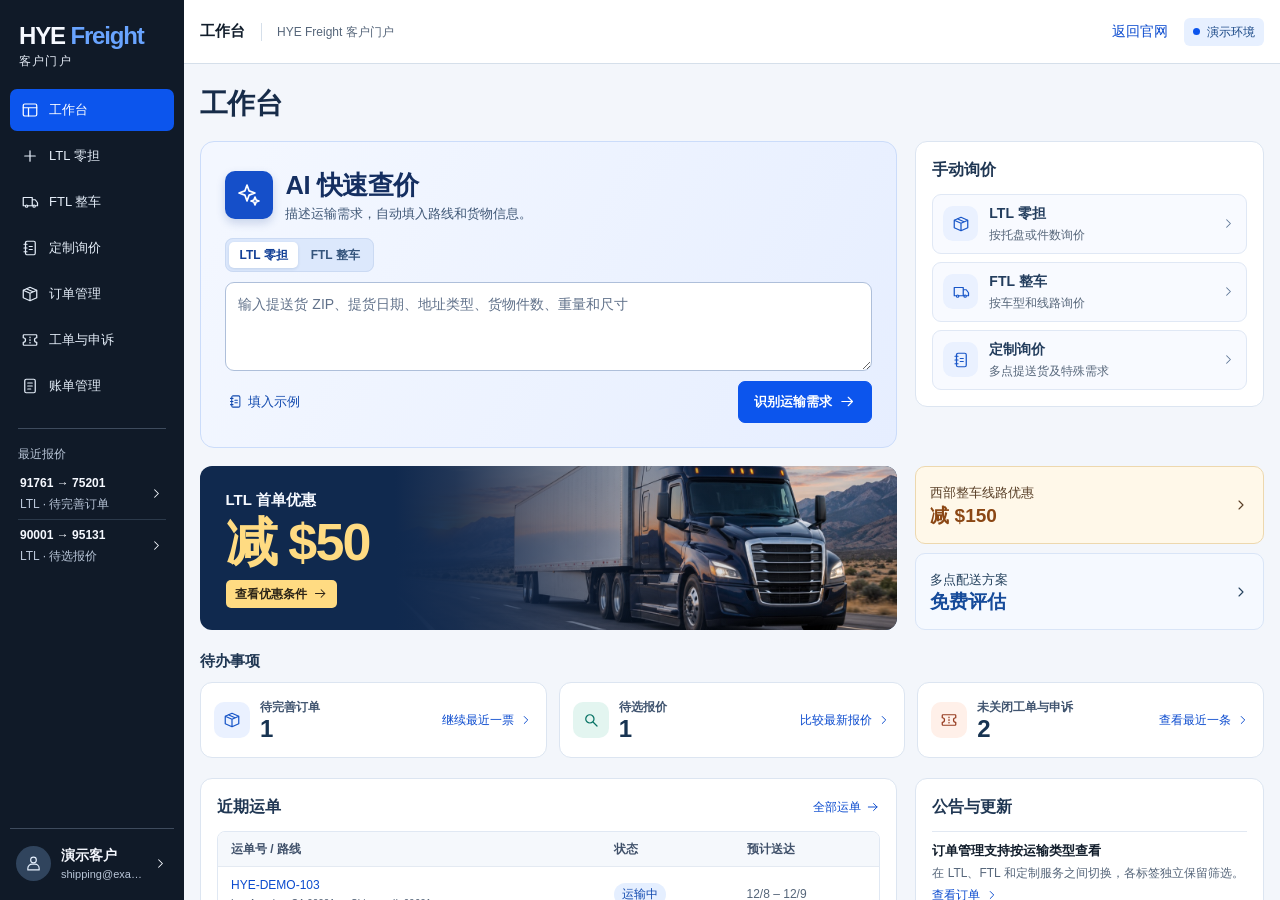
<file: oms/index.html>
<!doctype html>
<html lang="zh-CN">
<head>
  <meta charset="utf-8">
  <meta name="viewport" content="width=device-width, initial-scale=1">
  <meta name="theme-color" content="#101a28">
  <title>HYE Freight | 客户门户</title>
  <link rel="icon" href="data:image/svg+xml,%3Csvg xmlns='http://www.w3.org/2000/svg' viewBox='0 0 64 64'%3E%3Crect width='64' height='64' rx='12' fill='%230e56ef'/%3E%3Cpath d='M19 16h8v12h10V16h8v32h-8V36H27v12h-8z' fill='white'/%3E%3C/svg%3E">
  <link rel="stylesheet" href="../assets/leaflet/leaflet.css">
  <link rel="stylesheet" href="oms.css?v=dashboard-offers">
  <script defer src="../assets/leaflet/leaflet.js"></script>
  <script type="module" src="app.js?v=dashboard-offers"></script>
</head>
<body>
  <svg xmlns="http://www.w3.org/2000/svg" class="symbols" aria-hidden="true">
    <symbol id="dashboard" viewBox="0 0 24 24"><rect x="3" y="4" width="18" height="16" rx="2"/><path d="M3 9h18m-11 0v11"/></symbol>
    <symbol id="sparkles" viewBox="0 0 24 24"><path d="m10 2 2.1 5.9L18 10l-5.9 2.1L10 18l-2.1-5.9L2 10l5.9-2.1L10 2Zm8 12 1.1 2.9L22 18l-2.9 1.1L18 22l-1.1-2.9L14 18l2.9-1.1L18 14Z"/></symbol>
    <symbol id="plus" viewBox="0 0 24 24"><path d="M12 5v14M5 12h14"/></symbol>
    <symbol id="order" viewBox="0 0 24 24"><path d="m3 7 9-4 9 4v10l-9 4-9-4V7Zm0 0 9 4 9-4m-9 4v10m-5-16 9 4"/></symbol>
    <symbol id="ticket" viewBox="0 0 24 24"><path d="M4 5h16a1 1 0 0 1 1 1v3a3 3 0 0 0 0 6v3a1 1 0 0 1-1 1H4a1 1 0 0 1-1-1v-3a3 3 0 0 0 0-6V6a1 1 0 0 1 1-1Zm8 3v1m0 2.5v1m0 2.5v1"/></symbol>
    <symbol id="truck" viewBox="0 0 24 24"><path d="M6 17H3V6h12v11H9m6-8h4l3 4v4h-3m-4 0h1"/><circle cx="7.5" cy="17.5" r="1.5"/><circle cx="17.5" cy="17.5" r="1.5"/></symbol>
    <symbol id="bill" viewBox="0 0 24 24"><rect x="5" y="3" width="14" height="18" rx="2"/><path d="M9 8h6m-6 4h6m-6 4h4"/></symbol>
    <symbol id="user" viewBox="0 0 24 24"><circle cx="12" cy="7" r="4"/><path d="M4 21v-2a6 6 0 0 1 6-6h4a6 6 0 0 1 6 6v2H4Z"/></symbol>
    <symbol id="search" viewBox="0 0 24 24"><circle cx="10.5" cy="10.5" r="5.5"/><path d="m15 15 5 5"/></symbol>
    <symbol id="book" viewBox="0 0 24 24"><rect x="6" y="3" width="13" height="18" rx="2"/><path d="M4 7h4m-4 5h4m-4 5h4m3-7h4m-4 4h4"/></symbol>
    <symbol id="arrow" viewBox="0 0 24 24"><path d="M4 12h15m-6-6 6 6-6 6"/></symbol>
    <symbol id="chev" viewBox="0 0 24 24"><path d="m9 6 6 6-6 6"/></symbol>
    <symbol id="close" viewBox="0 0 24 24"><path d="m6 6 12 12m0-12L6 18"/></symbol>
    <symbol id="menu" viewBox="0 0 24 24"><path d="M4 6h16M4 12h16M4 18h16"/></symbol>
  </svg>
  <div class="shell">
    <aside class="sidebar" id="sidebar">
      <a class="brand" href="#dashboard" aria-label="HYE Freight · 工作台"><span>HYE <strong>Freight</strong></span><small>客户门户</small></a>
      <nav class="navigation" aria-label="客户门户导航">
        <a href="#dashboard" data-nav="dashboard"><svg class="icon" aria-hidden="true"><use href="#dashboard"/></svg>工作台</a>
        <a href="#quote" data-nav="quote"><svg class="icon" aria-hidden="true"><use href="#plus"/></svg>LTL 零担</a>
        <a href="#ftl" data-nav="ftl"><svg class="icon" aria-hidden="true"><use href="#truck"/></svg>FTL 整车</a>
        <a href="#custom" data-nav="custom"><svg class="icon" aria-hidden="true"><use href="#book"/></svg>定制询价</a>
        <a href="#orders" data-nav="orders"><svg class="icon" aria-hidden="true"><use href="#order"/></svg>订单管理</a>
        <a href="#tickets" data-nav="tickets"><svg class="icon" aria-hidden="true"><use href="#ticket"/></svg>工单与申诉</a>
        <a href="#billing" data-nav="billing"><svg class="icon" aria-hidden="true"><use href="#bill"/></svg>账单管理</a>
      </nav>
      <section class="recent" aria-labelledby="recent-heading">
        <h2 id="recent-heading">最近报价</h2>
        <div class="recent-scroll" tabindex="0" role="region" aria-labelledby="recent-heading">
          <ul id="recent-quotes"></ul>
        </div>
      </section>
      <a class="sidebar-account" href="#account" data-nav="account" aria-label="账号管理" title="账号管理">
        <span class="avatar"><svg class="icon" aria-hidden="true"><use href="#user"/></svg></span>
        <span class="account-label"><strong id="sidebar-contact">演示客户</strong><small id="sidebar-email">shipping@example.com</small></span>
        <svg class="icon account-chevron" aria-hidden="true"><use href="#chev"/></svg>
      </a>
    </aside>
    <div class="workspace">
      <header class="topbar">
        <div class="topbar-context">
          <button type="button" class="icon-button mobile-menu" id="menu-button" aria-label="打开导航" aria-controls="sidebar" aria-expanded="false"><svg class="icon" aria-hidden="true"><use href="#menu"/></svg></button>
          <div id="breadcrumb" class="breadcrumb">工作台</div>
          <nav id="custom-inquiry-nav" class="custom-top-tabs" aria-label="定制询价" hidden></nav>
          <span class="portal-label">HYE Freight 客户门户</span>
        </div>
        <div class="topbar-actions">
          <div id="workflow-action" hidden></div>
          <a class="link" href="../">返回官网</a>
          <span class="demo-label">演示环境</span>
        </div>
      </header>
      <button type="button" id="nav-shade" class="nav-shade" tabindex="-1" aria-label="关闭导航" hidden></button>
      <main id="workspace" class="page" tabindex="0"></main>
    </div>
  </div>
  <dialog id="dialog" class="dialog" aria-labelledby="dialog-title"></dialog>
  <dialog id="satellite-drawer" class="satellite-drawer" aria-labelledby="satellite-title">
    <header class="panel-head ruled">
      <h2 id="satellite-title" class="panel-title">卫星图预览</h2>
      <form method="dialog"><button class="icon-button" type="submit" aria-label="关闭卫星图" autofocus><svg class="icon" aria-hidden="true"><use href="#close"/></svg></button></form>
    </header>
    <div class="satellite-context">
      <div class="segmented" role="group" aria-label="切换地址">
        <button type="button" data-map-side="origin" aria-pressed="true">提货</button>
        <button type="button" data-map-side="destination" aria-pressed="false">送货</button>
      </div>
      <p class="satellite-address" data-map-address></p>
      <p class="note" data-map-status role="status"></p>
    </div>
    <div class="satellite-map-frame">
      <div class="satellite-map" role="region" aria-label="卫星图，可用方向键移动"></div>
      <div class="satellite-map-controls" role="group" aria-label="地图缩放与定位" hidden>
        <button type="button" class="icon-button" data-map-zoom="1" aria-label="放大">+</button>
        <button type="button" class="icon-button" data-map-zoom="-1" aria-label="缩小">−</button>
        <button type="button" class="btn small" data-map-reset>回到地址</button>
      </div>
      <p class="satellite-map-message" data-map-message role="status" hidden></p>
    </div>
    <footer class="satellite-credit note">
      <span data-map-level></span>
      <span><a href="https://basemap.nationalmap.gov/arcgis/rest/services/USGSImageryOnly/MapServer" target="_blank" rel="noopener noreferrer">USDA / USGS The National Map</a><a data-map-osm href="https://www.openstreetmap.org/copyright" target="_blank" rel="noopener noreferrer" hidden>© OpenStreetMap</a></span>
    </footer>
  </dialog>
  <div class="toast" id="toast" role="status" hidden></div>
  <div id="service-tooltip" class="service-tooltip" aria-hidden="true" hidden></div>
  <noscript>请启用 JavaScript 以使用 HYE Freight 客户门户。</noscript>
</body>
</html>
</file>
<file: assets/leaflet/leaflet.css>
/* required styles */

.leaflet-pane,
.leaflet-tile,
.leaflet-marker-icon,
.leaflet-marker-shadow,
.leaflet-tile-container,
.leaflet-pane > svg,
.leaflet-pane > canvas,
.leaflet-zoom-box,
.leaflet-image-layer,
.leaflet-layer {
	position: absolute;
	left: 0;
	top: 0;
	}
.leaflet-container {
	overflow: hidden;
	}
.leaflet-tile,
.leaflet-marker-icon,
.leaflet-marker-shadow {
	-webkit-user-select: none;
	   -moz-user-select: none;
	        user-select: none;
	  -webkit-user-drag: none;
	}
/* Prevents IE11 from highlighting tiles in blue */
.leaflet-tile::selection {
	background: transparent;
}
/* Safari renders non-retina tile on retina better with this, but Chrome is worse */
.leaflet-safari .leaflet-tile {
	image-rendering: -webkit-optimize-contrast;
	}
/* hack that prevents hw layers "stretching" when loading new tiles */
.leaflet-safari .leaflet-tile-container {
	width: 1600px;
	height: 1600px;
	-webkit-transform-origin: 0 0;
	}
.leaflet-marker-icon,
.leaflet-marker-shadow {
	display: block;
	}
/* .leaflet-container svg: reset svg max-width decleration shipped in Joomla! (joomla.org) 3.x */
/* .leaflet-container img: map is broken in FF if you have max-width: 100% on tiles */
.leaflet-container .leaflet-overlay-pane svg {
	max-width: none !important;
	max-height: none !important;
	}
.leaflet-container .leaflet-marker-pane img,
.leaflet-container .leaflet-shadow-pane img,
.leaflet-container .leaflet-tile-pane img,
.leaflet-container img.leaflet-image-layer,
.leaflet-container .leaflet-tile {
	max-width: none !important;
	max-height: none !important;
	width: auto;
	padding: 0;
	}

.leaflet-container img.leaflet-tile {
	/* See: https://bugs.chromium.org/p/chromium/issues/detail?id=600120 */
	mix-blend-mode: plus-lighter;
}

.leaflet-container.leaflet-touch-zoom {
	-ms-touch-action: pan-x pan-y;
	touch-action: pan-x pan-y;
	}
.leaflet-container.leaflet-touch-drag {
	-ms-touch-action: pinch-zoom;
	/* Fallback for FF which doesn't support pinch-zoom */
	touch-action: none;
	touch-action: pinch-zoom;
}
.leaflet-container.leaflet-touch-drag.leaflet-touch-zoom {
	-ms-touch-action: none;
	touch-action: none;
}
.leaflet-container {
	-webkit-tap-highlight-color: transparent;
}
.leaflet-container a {
	-webkit-tap-highlight-color: rgba(51, 181, 229, 0.4);
}
.leaflet-tile {
	filter: inherit;
	visibility: hidden;
	}
.leaflet-tile-loaded {
	visibility: inherit;
	}
.leaflet-zoom-box {
	width: 0;
	height: 0;
	-moz-box-sizing: border-box;
	     box-sizing: border-box;
	z-index: 800;
	}
/* workaround for https://bugzilla.mozilla.org/show_bug.cgi?id=888319 */
.leaflet-overlay-pane svg {
	-moz-user-select: none;
	}

.leaflet-pane         { z-index: 400; }

.leaflet-tile-pane    { z-index: 200; }
.leaflet-overlay-pane { z-index: 400; }
.leaflet-shadow-pane  { z-index: 500; }
.leaflet-marker-pane  { z-index: 600; }
.leaflet-tooltip-pane   { z-index: 650; }
.leaflet-popup-pane   { z-index: 700; }

.leaflet-map-pane canvas { z-index: 100; }
.leaflet-map-pane svg    { z-index: 200; }

.leaflet-vml-shape {
	width: 1px;
	height: 1px;
	}
.lvml {
	behavior: url(#default#VML);
	display: inline-block;
	position: absolute;
	}


/* control positioning */

.leaflet-control {
	position: relative;
	z-index: 800;
	pointer-events: visiblePainted; /* IE 9-10 doesn't have auto */
	pointer-events: auto;
	}
.leaflet-top,
.leaflet-bottom {
	position: absolute;
	z-index: 1000;
	pointer-events: none;
	}
.leaflet-top {
	top: 0;
	}
.leaflet-right {
	right: 0;
	}
.leaflet-bottom {
	bottom: 0;
	}
.leaflet-left {
	left: 0;
	}
.leaflet-control {
	float: left;
	clear: both;
	}
.leaflet-right .leaflet-control {
	float: right;
	}
.leaflet-top .leaflet-control {
	margin-top: 10px;
	}
.leaflet-bottom .leaflet-control {
	margin-bottom: 10px;
	}
.leaflet-left .leaflet-control {
	margin-left: 10px;
	}
.leaflet-right .leaflet-control {
	margin-right: 10px;
	}


/* zoom and fade animations */

.leaflet-fade-anim .leaflet-popup {
	opacity: 0;
	-webkit-transition: opacity 0.2s linear;
	   -moz-transition: opacity 0.2s linear;
	        transition: opacity 0.2s linear;
	}
.leaflet-fade-anim .leaflet-map-pane .leaflet-popup {
	opacity: 1;
	}
.leaflet-zoom-animated {
	-webkit-transform-origin: 0 0;
	    -ms-transform-origin: 0 0;
	        transform-origin: 0 0;
	}
svg.leaflet-zoom-animated {
	will-change: transform;
}

.leaflet-zoom-anim .leaflet-zoom-animated {
	-webkit-transition: -webkit-transform 0.25s cubic-bezier(0,0,0.25,1);
	   -moz-transition:    -moz-transform 0.25s cubic-bezier(0,0,0.25,1);
	        transition:         transform 0.25s cubic-bezier(0,0,0.25,1);
	}
.leaflet-zoom-anim .leaflet-tile,
.leaflet-pan-anim .leaflet-tile {
	-webkit-transition: none;
	   -moz-transition: none;
	        transition: none;
	}

.leaflet-zoom-anim .leaflet-zoom-hide {
	visibility: hidden;
	}


/* cursors */

.leaflet-interactive {
	cursor: pointer;
	}
.leaflet-grab {
	cursor: -webkit-grab;
	cursor:    -moz-grab;
	cursor:         grab;
	}
.leaflet-crosshair,
.leaflet-crosshair .leaflet-interactive {
	cursor: crosshair;
	}
.leaflet-popup-pane,
.leaflet-control {
	cursor: auto;
	}
.leaflet-dragging .leaflet-grab,
.leaflet-dragging .leaflet-grab .leaflet-interactive,
.leaflet-dragging .leaflet-marker-draggable {
	cursor: move;
	cursor: -webkit-grabbing;
	cursor:    -moz-grabbing;
	cursor:         grabbing;
	}

/* marker & overlays interactivity */
.leaflet-marker-icon,
.leaflet-marker-shadow,
.leaflet-image-layer,
.leaflet-pane > svg path,
.leaflet-tile-container {
	pointer-events: none;
	}

.leaflet-marker-icon.leaflet-interactive,
.leaflet-image-layer.leaflet-interactive,
.leaflet-pane > svg path.leaflet-interactive,
svg.leaflet-image-layer.leaflet-interactive path {
	pointer-events: visiblePainted; /* IE 9-10 doesn't have auto */
	pointer-events: auto;
	}

/* visual tweaks */

.leaflet-container {
	background: #ddd;
	outline-offset: 1px;
	}
.leaflet-container a {
	color: #0078A8;
	}
.leaflet-zoom-box {
	border: 2px dotted #38f;
	background: rgba(255,255,255,0.5);
	}


/* general typography */
.leaflet-container {
	font-family: "Helvetica Neue", Arial, Helvetica, sans-serif;
	font-size: 12px;
	font-size: 0.75rem;
	line-height: 1.5;
	}


/* general toolbar styles */

.leaflet-bar {
	box-shadow: 0 1px 5px rgba(0,0,0,0.65);
	border-radius: 4px;
	}
.leaflet-bar a {
	background-color: #fff;
	border-bottom: 1px solid #ccc;
	width: 26px;
	height: 26px;
	line-height: 26px;
	display: block;
	text-align: center;
	text-decoration: none;
	color: black;
	}
.leaflet-bar a,
.leaflet-control-layers-toggle {
	background-position: 50% 50%;
	background-repeat: no-repeat;
	display: block;
	}
.leaflet-bar a:hover,
.leaflet-bar a:focus {
	background-color: #f4f4f4;
	}
.leaflet-bar a:first-child {
	border-top-left-radius: 4px;
	border-top-right-radius: 4px;
	}
.leaflet-bar a:last-child {
	border-bottom-left-radius: 4px;
	border-bottom-right-radius: 4px;
	border-bottom: none;
	}
.leaflet-bar a.leaflet-disabled {
	cursor: default;
	background-color: #f4f4f4;
	color: #bbb;
	}

.leaflet-touch .leaflet-bar a {
	width: 30px;
	height: 30px;
	line-height: 30px;
	}
.leaflet-touch .leaflet-bar a:first-child {
	border-top-left-radius: 2px;
	border-top-right-radius: 2px;
	}
.leaflet-touch .leaflet-bar a:last-child {
	border-bottom-left-radius: 2px;
	border-bottom-right-radius: 2px;
	}

/* zoom control */

.leaflet-control-zoom-in,
.leaflet-control-zoom-out {
	font: bold 18px 'Lucida Console', Monaco, monospace;
	text-indent: 1px;
	}

.leaflet-touch .leaflet-control-zoom-in, .leaflet-touch .leaflet-control-zoom-out  {
	font-size: 22px;
	}


/* layers control */

.leaflet-control-layers {
	box-shadow: 0 1px 5px rgba(0,0,0,0.4);
	background: #fff;
	border-radius: 5px;
	}
.leaflet-control-layers-toggle {
	background-image: url(images/layers.png);
	width: 36px;
	height: 36px;
	}
.leaflet-retina .leaflet-control-layers-toggle {
	background-image: url(images/layers-2x.png);
	background-size: 26px 26px;
	}
.leaflet-touch .leaflet-control-layers-toggle {
	width: 44px;
	height: 44px;
	}
.leaflet-control-layers .leaflet-control-layers-list,
.leaflet-control-layers-expanded .leaflet-control-layers-toggle {
	display: none;
	}
.leaflet-control-layers-expanded .leaflet-control-layers-list {
	display: block;
	position: relative;
	}
.leaflet-control-layers-expanded {
	padding: 6px 10px 6px 6px;
	color: #333;
	background: #fff;
	}
.leaflet-control-layers-scrollbar {
	overflow-y: scroll;
	overflow-x: hidden;
	padding-right: 5px;
	}
.leaflet-control-layers-selector {
	margin-top: 2px;
	position: relative;
	top: 1px;
	}
.leaflet-control-layers label {
	display: block;
	font-size: 13px;
	font-size: 1.08333em;
	}
.leaflet-control-layers-separator {
	height: 0;
	border-top: 1px solid #ddd;
	margin: 5px -10px 5px -6px;
	}

/* Default icon URLs */
.leaflet-default-icon-path { /* used only in path-guessing heuristic, see L.Icon.Default */
	background-image: url(images/marker-icon.png);
	}


/* attribution and scale controls */

.leaflet-container .leaflet-control-attribution {
	background: #fff;
	background: rgba(255, 255, 255, 0.8);
	margin: 0;
	}
.leaflet-control-attribution,
.leaflet-control-scale-line {
	padding: 0 5px;
	color: #333;
	line-height: 1.4;
	}
.leaflet-control-attribution a {
	text-decoration: none;
	}
.leaflet-control-attribution a:hover,
.leaflet-control-attribution a:focus {
	text-decoration: underline;
	}
.leaflet-attribution-flag {
	display: inline !important;
	vertical-align: baseline !important;
	width: 1em;
	height: 0.6669em;
	}
.leaflet-left .leaflet-control-scale {
	margin-left: 5px;
	}
.leaflet-bottom .leaflet-control-scale {
	margin-bottom: 5px;
	}
.leaflet-control-scale-line {
	border: 2px solid #777;
	border-top: none;
	line-height: 1.1;
	padding: 2px 5px 1px;
	white-space: nowrap;
	-moz-box-sizing: border-box;
	     box-sizing: border-box;
	background: rgba(255, 255, 255, 0.8);
	text-shadow: 1px 1px #fff;
	}
.leaflet-control-scale-line:not(:first-child) {
	border-top: 2px solid #777;
	border-bottom: none;
	margin-top: -2px;
	}
.leaflet-control-scale-line:not(:first-child):not(:last-child) {
	border-bottom: 2px solid #777;
	}

.leaflet-touch .leaflet-control-attribution,
.leaflet-touch .leaflet-control-layers,
.leaflet-touch .leaflet-bar {
	box-shadow: none;
	}
.leaflet-touch .leaflet-control-layers,
.leaflet-touch .leaflet-bar {
	border: 2px solid rgba(0,0,0,0.2);
	background-clip: padding-box;
	}


/* popup */

.leaflet-popup {
	position: absolute;
	text-align: center;
	margin-bottom: 20px;
	}
.leaflet-popup-content-wrapper {
	padding: 1px;
	text-align: left;
	border-radius: 12px;
	}
.leaflet-popup-content {
	margin: 13px 24px 13px 20px;
	line-height: 1.3;
	font-size: 13px;
	font-size: 1.08333em;
	min-height: 1px;
	}
.leaflet-popup-content p {
	margin: 17px 0;
	margin: 1.3em 0;
	}
.leaflet-popup-tip-container {
	width: 40px;
	height: 20px;
	position: absolute;
	left: 50%;
	margin-top: -1px;
	margin-left: -20px;
	overflow: hidden;
	pointer-events: none;
	}
.leaflet-popup-tip {
	width: 17px;
	height: 17px;
	padding: 1px;

	margin: -10px auto 0;
	pointer-events: auto;

	-webkit-transform: rotate(45deg);
	   -moz-transform: rotate(45deg);
	    -ms-transform: rotate(45deg);
	        transform: rotate(45deg);
	}
.leaflet-popup-content-wrapper,
.leaflet-popup-tip {
	background: white;
	color: #333;
	box-shadow: 0 3px 14px rgba(0,0,0,0.4);
	}
.leaflet-container a.leaflet-popup-close-button {
	position: absolute;
	top: 0;
	right: 0;
	border: none;
	text-align: center;
	width: 24px;
	height: 24px;
	font: 16px/24px Tahoma, Verdana, sans-serif;
	color: #757575;
	text-decoration: none;
	background: transparent;
	}
.leaflet-container a.leaflet-popup-close-button:hover,
.leaflet-container a.leaflet-popup-close-button:focus {
	color: #585858;
	}
.leaflet-popup-scrolled {
	overflow: auto;
	}

.leaflet-oldie .leaflet-popup-content-wrapper {
	-ms-zoom: 1;
	}
.leaflet-oldie .leaflet-popup-tip {
	width: 24px;
	margin: 0 auto;

	-ms-filter: "progid:DXImageTransform.Microsoft.Matrix(M11=0.70710678, M12=0.70710678, M21=-0.70710678, M22=0.70710678)";
	filter: progid:DXImageTransform.Microsoft.Matrix(M11=0.70710678, M12=0.70710678, M21=-0.70710678, M22=0.70710678);
	}

.leaflet-oldie .leaflet-control-zoom,
.leaflet-oldie .leaflet-control-layers,
.leaflet-oldie .leaflet-popup-content-wrapper,
.leaflet-oldie .leaflet-popup-tip {
	border: 1px solid #999;
	}


/* div icon */

.leaflet-div-icon {
	background: #fff;
	border: 1px solid #666;
	}


/* Tooltip */
/* Base styles for the element that has a tooltip */
.leaflet-tooltip {
	position: absolute;
	padding: 6px;
	background-color: #fff;
	border: 1px solid #fff;
	border-radius: 3px;
	color: #222;
	white-space: nowrap;
	-webkit-user-select: none;
	-moz-user-select: none;
	-ms-user-select: none;
	user-select: none;
	pointer-events: none;
	box-shadow: 0 1px 3px rgba(0,0,0,0.4);
	}
.leaflet-tooltip.leaflet-interactive {
	cursor: pointer;
	pointer-events: auto;
	}
.leaflet-tooltip-top:before,
.leaflet-tooltip-bottom:before,
.leaflet-tooltip-left:before,
.leaflet-tooltip-right:before {
	position: absolute;
	pointer-events: none;
	border: 6px solid transparent;
	background: transparent;
	content: "";
	}

/* Directions */

.leaflet-tooltip-bottom {
	margin-top: 6px;
}
.leaflet-tooltip-top {
	margin-top: -6px;
}
.leaflet-tooltip-bottom:before,
.leaflet-tooltip-top:before {
	left: 50%;
	margin-left: -6px;
	}
.leaflet-tooltip-top:before {
	bottom: 0;
	margin-bottom: -12px;
	border-top-color: #fff;
	}
.leaflet-tooltip-bottom:before {
	top: 0;
	margin-top: -12px;
	margin-left: -6px;
	border-bottom-color: #fff;
	}
.leaflet-tooltip-left {
	margin-left: -6px;
}
.leaflet-tooltip-right {
	margin-left: 6px;
}
.leaflet-tooltip-left:before,
.leaflet-tooltip-right:before {
	top: 50%;
	margin-top: -6px;
	}
.leaflet-tooltip-left:before {
	right: 0;
	margin-right: -12px;
	border-left-color: #fff;
	}
.leaflet-tooltip-right:before {
	left: 0;
	margin-left: -12px;
	border-right-color: #fff;
	}

/* Printing */

@media print {
	/* Prevent printers from removing background-images of controls. */
	.leaflet-control {
		-webkit-print-color-adjust: exact;
		print-color-adjust: exact;
		}
	}
</file>
<file: oms/oms.css>
:root {
  color-scheme: light;
  font: 14px/1.5 Inter, -apple-system, BlinkMacSystemFont, "PingFang SC", "Microsoft YaHei", "Noto Sans CJK SC", sans-serif;
  --ink: #111d2b;
  --muted: #56667a;
  --surface: #fff;
  --canvas: #edf2f7;
  --border: #d5dfea;
  --field-border: #bac8d9;
  --blue: #0c55ed;
  --blue-hover: #0646cf;
  --sidebar: #101a28;
  --radius: 10px;
  color: var(--ink);
  background: var(--canvas);
  overscroll-behavior: none;
}
*, *::before, *::after { box-sizing: border-box; }
[hidden] { display: none !important; }
body { margin: 0; overflow: hidden; }
h1, h2, h3, p, ol, ul, dl, dd { margin: 0; }
a { color: inherit; text-decoration: none; }
b, strong { font-weight: 600; }
button, input, select, textarea { font: inherit; }
button { cursor: pointer; }
button:disabled { cursor: default; }
:focus-visible { outline: 3px solid #6fa1ff; outline-offset: 3px; }
.symbols { position: absolute; width: 0; height: 0; overflow: hidden; }
.icon { width: 20px; height: 20px; flex: none; fill: none; stroke: currentColor; stroke-width: 1.65; stroke-linecap: round; stroke-linejoin: round; vertical-align: middle; }
.sr-only { position: absolute; width: 1px; height: 1px; margin: -1px; padding: 0; overflow: hidden; clip-path: inset(50%); white-space: nowrap; border: 0; }

.shell { --sidebar-width: 184px; display: grid; grid-template-columns: var(--sidebar-width) minmax(0, 1fr); height: 100dvh; }
.sidebar { min-height: 0; overflow: clip; display: flex; flex-direction: column; gap: 21px; padding: 23px 10px 14px; background: var(--sidebar); color: #f6f9ff; }
.sidebar > :is(.brand, .navigation, .sidebar-account) { flex: none; }
.brand { display: grid; width: fit-content; margin-left: 9px; line-height: 1.08; }
.brand > span { font-size: 24px; font-weight: 700; letter-spacing: -.048em; white-space: nowrap; }
.brand strong { color: #69a4ff; font-weight: inherit; }
.brand small { margin-top: 6px; color: #e5ecf6; font-size: 12px; font-weight: 500; letter-spacing: .1em; }
.navigation { display: grid; gap: 4px; }
.navigation a { display: flex; align-items: center; gap: 10px; min-height: 42px; padding: 8px 11px; border-radius: 7px; color: #e4edf8; font-size: 13px; font-weight: 500; }
.navigation a .icon { width: 18px; height: 18px; }
.navigation a:hover, .sidebar-account:hover, .sidebar-account[aria-current] { background: #ffffff12; }
.navigation a[aria-current] { background: var(--blue); color: white; }
.recent { flex: 1 1 0; display: flex; flex-direction: column; min-height: 0; margin: 0 8px; border-top: 1px solid #3e4b5d; padding-top: 16px; }
.recent h2 { flex: none; font-size: 12px; color: #b9c6d8; font-weight: 500; margin-bottom: 5px; }
.recent-scroll { flex: 1; min-height: 0; overflow: hidden auto; overscroll-behavior-y: contain; scrollbar-width: thin; scrollbar-color: #566a85 transparent; }
.recent-scroll:focus-visible, .recent-scroll a:focus-visible { outline-offset: -3px; }
.recent ul { padding: 0; list-style: none; }
.recent li + li { border-top: 1px solid #2b394a; }
.recent li a { display: grid; grid-template-columns: minmax(0, 1fr) auto; align-items: center; gap: 3px 6px; min-height: 48px; padding: 6px 2px; }
.recent li a:hover { color: #9ac1ff; }
.recent li b { font-size: 12px; font-weight: 600; font-variant-numeric: tabular-nums; }
.recent li small { font-size: 12px; color: #b9c6d8; grid-column: 1; }
.recent li .icon { width: 15px; height: 15px; grid-row: 1 / 3; grid-column: 2; }
.recent-empty { padding: 10px 2px; color: #b9c6d8; font-size: 12px; }
.sidebar-account { margin-top: auto; display: flex; align-items: center; gap: 10px; border-top: 1px solid #3e4b5d; padding: 16px 6px 4px; min-width: 0; }
.avatar { display: grid; place-items: center; width: 35px; height: 35px; flex: none; border-radius: 50%; background: #30445d; color: #e6f0fe; }
.avatar .icon { width: 17px; height: 17px; }
.account-label { display: grid; min-width: 0; flex: 1; }
.account-label :is(strong, small) { white-space: nowrap; text-overflow: ellipsis; overflow: hidden; }
.account-label small { color: #b9c6d8; font-size: 11px; }
.account-chevron { width: 15px; height: 15px; }
@media (max-height: 700px) {
  .sidebar { gap: 12px; padding-block: 14px 10px; }
  .navigation a { min-height: 36px; padding-block: 5px; }
  .recent { padding-top: 9px; }
  .sidebar-account { padding-top: 9px; }
}
@media (max-height: 520px) {
  .sidebar { gap: 7px; padding-block: 8px; }
  .brand > span { font-size: 20px; }
  .brand small { margin-top: 3px; }
  .navigation { gap: 2px; }
  .navigation a { min-height: 29px; padding-block: 3px; }
  .recent { padding-top: 5px; }
  .recent h2 { margin-bottom: 2px; }
  .sidebar-account { padding-block: 5px 0; }
  .sidebar-account .avatar { width: 30px; height: 30px; }
}
@media (max-height: 385px) {
  .navigation { grid-template-columns: repeat(2, minmax(0, 1fr)); }
  .navigation a { gap: 3px; padding-inline: 4px; font-size: 11px; white-space: nowrap; }
  .navigation a .icon { width: 13px; height: 13px; }
}

.workspace { min-width: 0; min-height: 0; display: grid; grid-template-rows: auto minmax(0, 1fr); --page-gutter: 16px; }
.topbar { position: relative; z-index: 4; min-height: 64px; display: flex; align-items: center; justify-content: space-between; gap: 12px; padding: 9px var(--page-gutter); background: white; border-bottom: 1px solid var(--border); }
.topbar-context, .topbar-actions { display: flex; align-items: center; gap: 16px; }
.breadcrumb { display: flex; align-items: center; min-width: 0; gap: 13px; font-size: 15px; font-weight: 600; }
.flow-title { flex: none; padding-right: 13px; border-right: 1px solid var(--border); white-space: nowrap; }
.flow-crumbs, .flow-crumbs li { display: flex; align-items: center; gap: 6px; }
.flow-crumbs { margin: 0; padding: 0; list-style: none; font-size: 13px; font-weight: 500; white-space: nowrap; }
.flow-crumbs .icon { width: 14px; height: 14px; color: #8c9bb0; }
.flow-crumbs a { color: #53667c; }
.flow-crumbs a:hover { color: var(--blue); text-decoration: underline; text-underline-offset: 3px; }
.flow-crumbs [aria-current="step"] { color: #0b4bd4; font-weight: 600; }
.flow-pending { color: #68798e; }
.breadcrumb:has(.workflow-quote-number) { flex-wrap: wrap; row-gap: 3px; }
.workflow-quote-number { display: inline-flex; align-items: baseline; gap: 6px; padding-left: 13px; border-left: 1px solid var(--border); color: var(--muted); font-size: 12px; font-weight: 500; white-space: nowrap; }
.workflow-quote-number strong { color: #203853; font-variant-numeric: tabular-nums; user-select: all; }
.workflow-active .portal-label { display: none; }
.portal-label { color: var(--muted); padding-left: 15px; border-left: 1px solid var(--border); font-size: 12px; }
.topbar-actions { white-space: nowrap; }
.demo-label { display: inline-flex; align-items: center; gap: 7px; border-radius: 6px; padding: 5px 9px; color: #174685; background: #e7f0ff; font-size: 12px; font-weight: 500; }
.demo-label::before { content: ""; width: 7px; height: 7px; background: var(--blue); border-radius: 100%; }
.mobile-menu, .nav-shade { display: none !important; }

.page { min-height: 0; overflow: hidden auto; overscroll-behavior: none; padding: 31px max(var(--page-gutter), calc((100% - 1420px) / 2 + var(--page-gutter))) 46px; }
.page:focus-visible { outline-offset: -3px; }
.workflow-active .page { padding: 20px var(--page-gutter) 46px; }
.page:has(> :is(.management-tools, .dashboard, .custom-quote)) { padding-inline: var(--page-gutter); }
.page:has(> .management-tools) { padding-top: 16px; }
.page:has(> .dashboard) { padding-block: 24px 40px; background: #f3f6fb; }
.dashboard {
  container: dashboard / inline-size;
  display: grid;
  gap: clamp(16px, 2.1vw, 20px);
  max-width: 1360px;
  margin-inline: auto;
}
.dashboard .page-head { margin: 0; }
.dashboard .page-head h1 { color: #172c49; font-size: clamp(23px, 2.6cqi, 30px); letter-spacing: -.025em; }
.dashboard-columns { display: grid; grid-template-columns: minmax(0, 2fr) minmax(260px, 1fr); align-items: start; gap: 18px; }
.dashboard-top { grid-template-areas: "assistant shortcuts" "offers offers"; }
.dashboard-assistant { grid-area: assistant; }
.dashboard-shortcuts { grid-area: shortcuts; }
.dashboard-section, .dashboard-task {
  min-width: 0;
  border: 1px solid #dce5f1;
  border-radius: 12px;
  background: var(--surface);
}
.dashboard-section { padding: 16px; }
.dashboard-section .subhead, .dashboard-tasks-title { color: #203753; font-size: 16px; }
.dashboard-section > .panel-head, .dashboard-updates > h2 { margin-bottom: 12px; }
.dashboard-section .link { font-size: 12px; }
.dashboard-section .link .icon, .dashboard-task .link .icon { width: 14px; height: 14px; }

.dashboard-assistant {
  display: grid;
  gap: 14px;
  min-width: 0;
  padding: clamp(16px, 2.3cqi, 26px);
  border: 1px solid #cbdcfa;
  border-radius: 14px;
  background: linear-gradient(118deg, #f3f7ff 7%, #e6eeff 100%);
}
.dashboard-assistant-head { display: flex; align-items: center; gap: 12px; }
.dashboard-assistant-head h2 { color: #152f61; font-size: clamp(20px, 2.4cqi, 26px); letter-spacing: -.02em; }
.dashboard-assistant-head p { color: #3e5675; font-size: 13px; }
.dashboard-assistant-icon, .dashboard-shortcut-icon, .dashboard-task-icon {
  display: grid;
  flex: none;
  place-items: center;
  border-radius: 10px;
  background: #eaf1ff;
  color: #1856c8;
}
.dashboard-assistant-icon { width: 48px; height: 48px; background: #154fc9; color: #fff; box-shadow: 0 4px 10px #193f9233; }
.dashboard-assistant-icon .icon { width: 24px; height: 24px; }
#dashboard-quote-form { display: grid; gap: 10px; }
.dashboard-mode { display: flex; gap: 3px; width: fit-content; margin: 0; padding: 3px; border: 1px solid #cbdaf3; border-radius: 8px; background: #dce8fc; }
.dashboard-mode label { position: relative; cursor: pointer; }
.dashboard-mode span { display: block; padding: 4px 10px; border-radius: 5px; color: #34547c; font-size: 12px; font-weight: 600; white-space: nowrap; }
.dashboard-mode :checked + span { background: white; color: #123f96; box-shadow: 0 1px 3px #244b7e26; }
.dashboard-mode :focus-visible + span { outline: 2px solid #4178da; outline-offset: 2px; }
#dashboard-quote-form textarea {
  width: 100%;
  min-height: 82px;
  max-height: 270px;
  padding: 11px 12px;
  resize: vertical;
  border: 1px solid #aebfda;
  border-radius: 9px;
  background: white;
  color: var(--ink);
  line-height: 1.55;
}
#dashboard-quote-form textarea::placeholder { color: #60718a; }
.dashboard-assistant-actions { display: flex; align-items: center; justify-content: space-between; flex-wrap: wrap; gap: 8px 12px; }
.dashboard-assistant-actions .link { min-height: 36px; padding-inline: 3px; color: #124aaf; font-size: 13px; }
.dashboard-assistant-actions .link .icon { width: 15px; height: 15px; }
.dashboard-assistant .assistant-result { background: white; }
.dashboard-assistant .assistant-result .actions { flex-wrap: wrap; }

.dashboard-shortcuts { display: grid; align-content: start; gap: 12px; }
.dashboard-shortcuts ul, .dashboard-tasks, .dashboard-updates ul, .dashboard-campaigns { padding: 0; list-style: none; }
.dashboard-shortcuts ul { display: grid; gap: 8px; }
.dashboard-shortcuts a { display: flex; align-items: center; gap: 11px; min-height: 60px; padding: 8px 10px; border: 1px solid #e0e8f5; border-radius: 9px; background: #f8faff; color: #233d5d; }
.dashboard-shortcuts a:hover { border-color: #adc6f4; background: #eff5ff; color: #124aaf; }
.dashboard-shortcut-icon { width: 35px; height: 35px; }
.dashboard-shortcut-icon .icon, .dashboard-task-icon .icon { width: 18px; height: 18px; }
.dashboard-shortcuts a > span:nth-child(2) { flex: 1; }
.dashboard-shortcuts a > .icon { width: 15px; height: 15px; color: #607798; }
.dashboard-shortcuts small { display: block; margin-top: 2px; color: var(--muted); font-size: 12px; }

.dashboard-tasks-title { margin-bottom: 9px; }
.dashboard-tasks { display: grid; grid-template-columns: repeat(3, minmax(0, 1fr)); gap: 12px; }
.dashboard-task { display: flex; align-items: center; gap: 10px; min-height: 76px; padding: 11px 13px; }
.dashboard-task-icon { width: 36px; height: 36px; }
.dashboard-task:nth-child(2) .dashboard-task-icon { color: #087365; background: #e3f5f0; }
.dashboard-task:nth-child(3) .dashboard-task-icon { color: #973c21; background: #fff0e9; }
.dashboard-task h3 { color: #415570; font-size: 12px; font-weight: 600; }
.dashboard-task-value { color: #183452; font-size: 24px; line-height: 1.1; font-weight: 650; font-variant-numeric: tabular-nums; }
.dashboard-task .link { margin-inline-start: auto; font-size: 12px; }

.dashboard-table { overflow: auto; border: 1px solid #e0e8f3; border-radius: 8px; }
.dashboard-table th { border-top: 0; padding-block: 8px; background: #f5f8fc; }
.dashboard-table td { padding-block: 10px; }
.dashboard-table tbody tr:last-child td { border-bottom: 0; }
.dashboard-table td:first-child { overflow-wrap: anywhere; }
.dashboard-table td:first-child .link { white-space: normal; }
.dashboard-arrival { white-space: nowrap; color: var(--muted); }
.dashboard-updates li { display: grid; gap: 4px; padding-block: 9px; border-top: 1px solid #e1e8f2; }
.dashboard-updates li:last-child { padding-bottom: 0; }
.dashboard-updates h3 { font-size: 13px; font-weight: 600; }
.dashboard-updates p { font-size: 12px; color: var(--muted); }
.dashboard-updates .link { justify-self: start; }
.dashboard-offers { grid-area: offers; display: grid; grid-template-columns: minmax(0, 2fr) minmax(260px, 1fr); gap: 18px; }
.dashboard-feature {
  position: relative;
  isolation: isolate;
  display: flex;
  align-items: center;
  min-width: 0;
  min-height: 164px;
  padding: 16px clamp(16px, 2.4cqi, 32px);
  overflow: hidden;
  border: 0;
  border-radius: 12px;
  background: #10294e;
  color: white;
  text-align: left;
}
.dashboard-feature img, .dashboard-feature::after { position: absolute; inset: 0 0 0 auto; width: 72%; height: 100%; }
.dashboard-feature img { z-index: -2; object-fit: cover; object-position: center 55%; }
.dashboard-feature::after { z-index: -1; content: ""; background: linear-gradient(90deg, #10294e, #10294ee8 12%, #10294e5e 45%, transparent 78%); }
.dashboard-feature-copy { display: grid; justify-items: start; gap: 5px; }
.dashboard-feature-title { color: #f6f9ff; font-size: 15px; font-weight: 600; }
.dashboard-feature-copy > strong { color: #ffdb82; font-size: clamp(32px, 5cqi, 52px); line-height: 1.03; letter-spacing: -.035em; }
.dashboard-feature-action { display: inline-flex; align-items: center; gap: 6px; margin-top: 5px; padding: 5px 9px; border-radius: 5px; background: #ffdb82; color: #2d2518; font-size: 12px; font-weight: 650; }
.dashboard-feature-action .icon { width: 15px; height: 15px; }
.dashboard-feature:hover .dashboard-feature-action { background: #ffe9b2; }

.dashboard-campaigns { display: grid; grid-template-rows: repeat(2, minmax(0, 1fr)); gap: 9px; }
.campaign-entry { display: flex; align-items: center; justify-content: space-between; gap: 8px; width: 100%; height: 100%; min-height: 66px; padding: 9px 14px; border: 1px solid #d9e5f7; border-radius: 10px; background: #f5f9ff; color: #26435f; text-align: left; }
.campaign-entry > span { display: grid; gap: 2px; font-size: 13px; }
.campaign-entry strong { color: #164b9a; font-size: 19px; line-height: 1.2; }
.campaign-entry .icon { width: 16px; height: 16px; }
.campaign-entry:hover { border-color: #a8bfe4; background: #eaf2ff; }
.campaign-entry[data-id="ftl-west"] { border-color: #edd8ae; background: #fff8e9; color: #583e26; }
.campaign-entry[data-id="ftl-west"] strong { color: #8b4714; }
.campaign-entry[data-id="ftl-west"]:hover { border-color: #d5ad68; background: #fff1d2; }
.campaign-offer { color: #124aaf; font-size: 13px; font-weight: 650; white-space: nowrap; }
.campaign-details { display: grid; gap: 14px; }
.campaign-details > .campaign-offer { justify-self: start; padding: 5px 10px; border-radius: 6px; background: #e9f2ff; font-size: 19px; }
.campaign-details ul { display: grid; gap: 5px; padding-inline-start: 20px; margin-top: 5px; font-size: 13px; }

@container dashboard (max-width: 965px) {
  .dashboard-task { flex-wrap: wrap; gap: 6px 10px; }
  .dashboard-task .link { flex-basis: 100%; margin-inline-start: 46px; }
}
@container dashboard (max-width: 710px) {
  .dashboard-columns { grid-template-columns: minmax(0, 1fr); gap: 14px; }
  .dashboard-top { grid-template-areas: "assistant" "offers" "shortcuts"; }
  .dashboard-offers { grid-template-columns: minmax(0, 1fr); gap: 12px; }
  .dashboard-campaigns { grid-template-columns: repeat(2, minmax(0, 1fr)); grid-template-rows: auto; }
}
@container dashboard (max-width: 460px) {
  .dashboard-section { padding: 12px; }
  .dashboard-feature { min-height: 143px; }
  .dashboard-feature img, .dashboard-feature::after { width: 84%; }
  .dashboard-feature img { object-position: 62% center; }
  .dashboard-feature::after { background: linear-gradient(90deg, #10294e, #10294eba 29%, transparent 82%); }
  .campaign-entry { padding-inline: 9px; }
  .dashboard-tasks { grid-template-columns: minmax(0, 1fr); gap: 7px; }
  .dashboard-task { min-height: 57px; padding: 8px 10px; }
  .dashboard-task .link { flex-basis: auto; margin-inline-start: auto; }
  .dashboard-task-value { font-size: 20px; }
  .dashboard-table :is(td, th) { padding-inline: 7px; }
  .dashboard-table .status { padding-inline: 5px; }
}
.page:has(> .custom-quote) { padding-top: 20px; }
.custom-quote { container: custom-quote / inline-size; }
.custom-quote, #custom-quote-form { gap: 14px; }
.custom-example-short { display: none; }
@media (max-width: 360px) {
  .custom-example-full { display: none; }
  .custom-example-short { display: inline; }
}
.custom-quote-fields { margin-top: 12px; }
.custom-stop-fields, .custom-contact-fields { display: grid; grid-template-columns: repeat(3, minmax(0, 1fr)); gap: 8px 10px; }
.custom-stop-fields { margin-block: 10px; }
.custom-stop-columns { align-items: start; }
.custom-stops-group, .custom-stops-list { display: grid; gap: 10px; min-width: 0; }
.custom-stops-group > .panel-head { padding: 0 2px; }
.custom-stops-group > .panel-head .btn { min-height: 32px; padding: 5px 9px; font-size: 12px; }
.custom-stop .custom-stop-fields { grid-template-columns: repeat(2, minmax(0, 1fr)); }
.custom-stop .overview-pin, .custom-route-points .overview-pin, .custom-stop-columns .review-stop .overview-pin { width: 25px; height: 25px; font-size: 10px; }
.custom-stop .stop-panel-head { gap: 7px; }
.custom-stop .stop-heading::before { content: none; }
.custom-stop-actions { display: flex; align-items: center; gap: 3px; margin-inline-start: auto; }
.custom-stop-actions .icon-button { width: 25px; height: 27px; border-color: transparent; background: transparent; font-size: 16px; }
.custom-stop-actions .icon-button:disabled { opacity: .3; }
.custom-stop-actions .icon { width: 14px; height: 14px; }
.custom-stop-cargo { display: grid; gap: 5px; margin-top: 10px; padding-top: 9px; border-top: 1px solid var(--border); font-size: 12px; }
.custom-stop-cargo > .panel-head { align-items: baseline; flex-wrap: wrap; gap: 3px 8px; }
.custom-stop-cargo > .panel-head > strong { font-size: 12px; font-weight: 500; color: #334e6d; }
.custom-stop-cargo ul { display: grid; gap: 4px; padding: 0; list-style: none; }
.custom-stop-cargo li { display: flex; justify-content: space-between; gap: 10px; min-width: 0; }
.custom-stop-cargo li > span { overflow: hidden; text-overflow: ellipsis; white-space: nowrap; }
.custom-stop-cargo li > strong { flex: none; color: #173b75; font-size: 12px; font-weight: 500; }
.custom-route-head { flex-wrap: wrap; gap: 4px 12px; }
.custom-route-points { display: flex; flex-wrap: wrap; gap: 7px 12px; padding: 0; margin: 11px 0 8px; list-style: none; }
.custom-route-points li { display: flex; align-items: center; gap: 6px; min-width: 0; font-size: 12px; }
.custom-route-points li + li::before { content: '→'; margin-inline-end: 4px; color: var(--muted); }
.custom-route-points li > span:last-child { overflow-wrap: anywhere; }
.management-detail .custom-route-points { display: grid; gap: 9px; }
.management-detail .custom-route-points li + li::before { content: none; }
@container custom-quote (max-width: 740px) {
  .custom-quote .details-stops { grid-template-columns: minmax(0, 1fr); }
}
@container (max-width: 480px) {
  .custom-stop-fields { grid-template-columns: repeat(2, minmax(0, 1fr)); }
  .custom-stop-fields > :first-child { grid-column: 1 / -1; }
}
.custom-quote-editor #custom-quote-form { gap: 16px; padding: 12px 16px 16px; border: 1px solid var(--border); border-radius: 8px; background: white; }
#custom-quote-form .field { gap: 5px; font-size: 12px; font-weight: 400; }
#custom-quote-form .field :is(input, select, textarea) { min-height: 32px; padding: 5px 8px; border-radius: 4px; font-size: 12px; }
#custom-quote-form .field .phone-input-group > :is(input, select) { min-height: 30px; }
#custom-quote-form .phone-input-group { border-radius: 4px; }
#custom-quote-form .phone-input-group > select { flex-basis: 60px; width: 60px; }
#custom-quote-form .phone-input-group > input { padding-inline: 8px; }
#custom-quote-form .phone-field .phone-error { grid-column: 2; }
#custom-quote-form .subhead, #custom-quote-form .panel-title { font-size: 14px; font-weight: 600; letter-spacing: 0; }
.custom-quote .custom-route-overview { display: grid; grid-template-columns: 72px minmax(0, 1fr) auto; align-items: center; gap: 8px; padding: 10px 12px; border: 0; border-radius: 5px; background: #f1f6fd; }
.custom-quote .custom-route-overview .custom-route-head { display: contents; }
.custom-quote .custom-route-overview h2 { grid-column: 1; grid-row: 1; font-size: 13px; }
.custom-quote .custom-route-overview .custom-route-head > .note { grid-column: 3; grid-row: 1; padding-inline-start: 12px; border-inline-start: 1px solid #d5e1f1; text-align: right; font-size: 11px; }
.custom-quote .custom-route-overview .custom-route-points { grid-column: 2; grid-row: 1; margin: 0; gap: 5px 8px; }
.custom-quote-editor .custom-route-points li { font-size: 11px; }
.custom-quote-editor .custom-route-points .overview-pin, .custom-quote-editor .custom-stop .overview-pin { width: 20px; height: 20px; font-size: 9px; }
.custom-quote-editor .custom-stop-columns { gap: 18px; }
.custom-quote-editor .custom-stops-group { gap: 6px; }
.custom-quote-editor .custom-stops-group > .panel-head { padding: 0 0 7px; border-bottom: 1px solid var(--border); }
.custom-quote-editor .custom-stops-group > .panel-head .btn { gap: 4px; min-height: 26px; padding: 3px 0 3px 6px; border-color: transparent; background: transparent; color: var(--blue); }
.custom-quote-editor .custom-stops-group > .panel-head .btn .icon { width: 14px; height: 14px; }
.custom-quote-editor .custom-stops-list { gap: 0; }
.custom-quote-editor .custom-stop { border: 0; border-radius: 0; }
.custom-quote-editor .custom-stop + .custom-stop { margin-top: 8px; padding-top: 8px; border-top: 1px solid var(--border); }
.custom-quote-editor .custom-stop .stop-panel-head { gap: 7px; min-height: 31px; padding: 3px 0 7px; border: 0; border-radius: 0; background: transparent; }
.custom-quote-editor .custom-stop .stop-heading { flex: 1; min-width: 0; overflow: hidden; text-overflow: ellipsis; white-space: nowrap; font-size: 12px; font-weight: 600; }
.custom-quote-editor .custom-stop-actions .icon-button { width: 24px; height: 24px; border: 1px solid #dce5f0; border-radius: 4px; }
.custom-stop-up { rotate: -90deg; }
.custom-stop-down { rotate: 90deg; }
.custom-quote-editor .custom-stop .stop-section { padding: 0 0 7px; }
.custom-quote-editor .custom-stop .address-line { grid-template-columns: minmax(0, 1fr) 190px; gap: 10px; }
.custom-quote-editor .custom-stop .field { grid-template-columns: 60px minmax(0, 1fr); align-items: center; gap: 5px; }
.custom-quote-editor .custom-stop .field > :first-child { line-height: 1.35; }
.custom-quote-editor .custom-stop .address-field .with-icon input { padding-inline: 8px 31px; }
.custom-quote-editor .custom-stop .address-field .with-icon > .icon { display: none; }
.custom-quote-editor .custom-stop .address-field > .icon-button { bottom: 3px; right: 3px; width: 26px; height: 26px; border-radius: 3px; }
.custom-quote-editor .custom-stop-fields { margin-block: 8px; gap: 7px 10px; }
.custom-quote-editor .contact-phone { grid-template-columns: minmax(0, 1fr) 108px; gap: 10px; }
.custom-quote-editor .contact-phone > .field:last-child { grid-template-columns: 38px minmax(0, 1fr); }
.custom-quote-editor .custom-stop .stop-service-disclosure { border: 0; border-radius: 0; background: transparent; }
.custom-quote-editor .custom-stop .stop-service-disclosure > .sub-disclosure { justify-content: flex-start; min-height: 23px; gap: 7px; padding: 2px 0; font-size: 11px; }
.custom-quote-editor .custom-stop .stop-service-disclosure > .sub-disclosure > .icon { margin-left: 0; width: 12px; height: 12px; }
.custom-quote-editor .custom-stop .stop-service-disclosure .services { padding: 6px 0; }
.custom-quote-editor .custom-stop-cargo { gap: 3px; margin-top: 5px; padding-top: 6px; font-size: 11px; }
.custom-quote-editor .custom-stop-cargo :is(.note, strong) { font-size: 11px; }
.custom-quote-editor #cargo-editor { --cargo-inset: 0px; border: 0; border-top: 1px solid var(--border); border-radius: 0; }
.custom-quote-editor #cargo-editor > .panel-head { min-height: 43px; padding: 9px 0; }
.custom-quote-editor #cargo-editor > .panel-head > div:first-child { display: flex; align-items: baseline; flex-wrap: wrap; gap: 5px 10px; }
.custom-quote-editor #cargo-editor > .panel-head .note { margin: 0; font-size: 11px; }
.custom-quote-editor .segmented { padding: 2px; }
.custom-quote-editor .segmented button { min-height: 26px; padding: 4px 8px; font-size: 11px; }
.custom-quote-editor .cargo-item { padding-block: 11px; }
.custom-quote-editor .cargo-item-head { margin-bottom: 8px; }
.custom-quote-editor .cargo-item-head .subhead { font-size: 12px; }
.custom-quote-editor .cargo-item-head .note { font-size: 11px; }
.custom-quote-editor .cargo-item-head .icon-button { width: 24px; height: 24px; }
.custom-quote-editor .custom-cargo-route { gap: 4px; margin-bottom: 10px; padding-bottom: 9px; }
.custom-quote-editor .custom-cargo-route-fields { max-width: 980px; gap: 9px; }
.custom-quote-editor .custom-cargo-route-fields .field { grid-template-columns: 52px minmax(0, 1fr); align-items: center; }
.custom-quote-editor .custom-cargo-route-arrow { height: 32px; }
.custom-quote-editor .cargo-item .cargo-row { grid-template-columns: minmax(160px, 1.2fr) minmax(100px, .7fr) minmax(175px, 1.2fr) repeat(3, minmax(105px, .8fr)); gap: 10px; }
.custom-quote-editor .cargo-row .field { display: flex; align-items: center; gap: 6px; }
.custom-quote-editor .cargo-row .field > span { flex: none; }
.custom-quote-editor .cargo-row .field :is(input, select) { flex: 1; width: 0; }
.custom-quote-editor .cargo-commodities { margin-top: 10px; gap: 9px; }
.custom-quote-editor .commodity, .custom-quote-editor .commodity-fields { gap: 9px 12px; }
.custom-quote-editor .commodity-fields > .field { grid-template-columns: auto minmax(0, 1fr); align-items: center; gap: 7px; }
.custom-quote-editor .piece-fields > .field { grid-template-columns: auto minmax(0, 1fr); align-items: center; gap: 7px; }
.custom-quote-editor .cargo-declaration legend { font-size: 11px; }
.custom-quote-editor .declaration-options { margin-top: 0; gap: 12px; }
.custom-quote-editor .declaration-options label { min-height: 30px; font-size: 11px; }
.custom-quote-editor .cargo-commodities > .link { font-size: 11px; }
.custom-quote-editor .cargo-editor-footer { padding: 8px 0 0; }
.custom-quote-editor .cargo-editor-footer .btn { min-height: 28px; padding: 3px 0; border-color: transparent; color: var(--blue); font-size: 12px; }
.custom-quote-editor .custom-needs { padding: 13px 0 0; border: 0; border-top: 1px solid var(--border); border-radius: 0; }
.custom-needs-content { display: grid; grid-template-columns: minmax(0, 1fr) minmax(0, 1fr); align-items: start; gap: 20px; margin-top: 9px; }
.custom-needs-content .custom-quote-fields { margin-top: 0; }
.custom-needs-content .custom-contact-fields { grid-template-columns: repeat(2, minmax(0, 1fr)); gap: 8px 12px; }
.custom-needs-content .custom-contact-fields > .field:nth-child(2) { grid-column: 1 / -1; grid-row: 2; }
.custom-needs-content .custom-contact-fields > .field:nth-child(3) { grid-column: 2; grid-row: 1; }
.custom-quote-editor .custom-submit .error:empty { display: none; }
.custom-quote-editor .custom-submit .actions { justify-content: space-between; gap: 10px; }
.custom-quote-editor .custom-submit .note { font-size: 11px; }
.custom-quote-editor .shipment-submit { min-height: 36px; padding: 7px 17px; font-size: 12px; }
.custom-quote-receipt { gap: 15px; padding: 16px; border: 1px solid var(--border); border-radius: 8px; background: white; }
.custom-quote-receipt > .panel { padding: 0; border: 0; border-radius: 0; }
.custom-quote-receipt > .custom-route-overview { padding: 10px 12px; border-radius: 5px; background: #f1f6fd; }
.custom-quote-receipt .custom-quote-fields .detail-list { grid-template-columns: repeat(2, minmax(0, 1fr)); gap: 7px 24px; }
.custom-quote-receipt .custom-quote-fields .detail-list > div { grid-template-columns: 76px minmax(0, 1fr); }
.custom-quote-receipt .custom-quote-fields .detail-list > div:last-child { grid-column: 1 / -1; }
.custom-quote-receipt :is(.panel-title, .subhead) { font-size: 14px; }
.custom-quote-receipt .custom-stop-columns { gap: 24px; }
.custom-quote-receipt .custom-stops-list { gap: 8px; }
.custom-quote-receipt .review-stop { padding-bottom: 9px; border: 0; border-radius: 0; }
.custom-quote-receipt .review-stop + .review-stop { padding-top: 9px; border-top: 1px solid var(--border); }
.custom-quote-receipt .review-stop-heading { padding: 4px 0 8px; border: 0; border-radius: 0; background: transparent; }
.custom-quote-receipt .review-stop-body { gap: 8px; padding: 0; }
.custom-quote-receipt .review-stop .detail-list > div { grid-template-columns: 82px minmax(0, 1fr); }
.custom-quote-receipt > .review-cargo { padding-top: 12px; border-top: 1px solid var(--border); }
.custom-quote-receipt .review-cargo > .panel-head { padding: 0 0 9px; }
.custom-quote-receipt .review-cargo-list { padding-inline: 0; }
@container custom-quote (min-width: 921px) {
  .custom-quote-editor .custom-stops-group + .custom-stops-group { padding-inline-start: 18px; border-inline-start: 1px solid var(--border); }
}
@container custom-quote (max-width: 920px) {
  .custom-quote-editor .custom-stop-columns { grid-template-columns: minmax(0, 1fr); }
  .custom-quote-editor .custom-stops-group + .custom-stops-group { padding-top: 13px; border-top: 1px solid var(--border); }
}
@container custom-quote (max-width: 1050px) {
  .custom-quote .custom-route-overview { grid-template-columns: 72px minmax(0, 1fr); }
  .custom-quote .custom-route-overview .custom-route-head > .note { grid-column: 2; grid-row: 2; padding: 0; border: 0; text-align: left; }
}
@container (max-width: 850px) {
  .custom-quote-editor .cargo-item .cargo-row { grid-template-columns: repeat(3, minmax(0, 1fr)); }
  .custom-quote-editor .cargo-row .field { display: grid; }
  .custom-quote-editor .cargo-row .field :is(input, select) { width: 100%; }
  .custom-quote-editor .commodity-fields { grid-template-columns: repeat(2, minmax(0, 1fr)); }
}
@container custom-quote (max-width: 740px) {
  .custom-needs-content { grid-template-columns: minmax(0, 1fr); gap: 10px; }
}
@container (max-width: 440px) {
  .custom-quote-editor .custom-stop .address-line { grid-template-columns: minmax(0, 1fr); }
  .custom-quote-editor .custom-stop .field { grid-template-columns: minmax(0, 1fr); }
  .custom-quote-editor .custom-stop .field :is(input, select) { min-height: 35px; }
  .custom-quote-editor .custom-stop-fields > .field:first-child { grid-column: auto; }
  .custom-quote-editor .custom-stop .contact-phone { grid-template-columns: minmax(0, 1fr) 66px; gap: 8px; }
  .custom-quote-editor .custom-stop .contact-phone > .field:last-child { grid-template-columns: minmax(0, 1fr); }
  .custom-quote-editor .phone-field .phone-error { grid-column: 1 / -1; }
}
@container custom-quote (max-width: 520px) {
  .custom-quote-editor #custom-quote-form { padding: 10px; gap: 14px; }
  .custom-quote .custom-route-overview { grid-template-columns: minmax(0, 1fr); padding: 9px; }
  .custom-quote .custom-route-overview .custom-route-head { display: flex; grid-column: 1; grid-row: 1; align-items: center; }
  .custom-quote .custom-route-overview .custom-route-points { grid-column: 1; grid-row: 2; }
  .custom-quote .custom-route-overview .custom-route-head > .note { font-size: 10px; }
  .custom-quote-editor .custom-cargo-route-fields { grid-template-columns: minmax(0, 1fr); }
  .custom-quote-editor .custom-cargo-route-arrow { display: none; }
  .custom-quote-editor .custom-cargo-route-fields .field { grid-template-columns: minmax(0, 1fr); }
  .custom-quote-editor .commodity-fields > .field, .custom-quote-editor .piece-fields > .field { grid-template-columns: minmax(0, 1fr); }
  .custom-needs-content .custom-contact-fields { grid-template-columns: minmax(0, 1fr); }
  .custom-needs-content .custom-contact-fields > .field:nth-child(n) { grid-column: auto; grid-row: auto; }
  .custom-quote-receipt .custom-quote-fields .detail-list { grid-template-columns: minmax(0, 1fr); }
  .custom-quote-editor .custom-submit .actions { flex-wrap: wrap; }
}
.equipment-picker { min-width: 0; margin: 12px 0 0; padding: 0; border: 0; }
.equipment-picker legend { padding: 0; font-size: 13px; font-weight: 500; }
.equipment-picker > .note { margin-top: 7px; }
.equipment-grid { display: grid; grid-template-columns: repeat(4, minmax(0, 1fr)); gap: 9px; margin-top: 6px; }
.equipment-card { position: relative; display: grid; align-content: start; gap: 2px; min-width: 0; padding: 8px 10px 9px; border: 1px solid var(--border); border-radius: 8px; background: #f8fafd; cursor: pointer; }
.equipment-card:hover { border-color: #8daee3; }
.equipment-card:has(input:checked) { border-color: #6997f0; background: #edf4ff; box-shadow: inset 0 0 0 1px #6997f0; }
.equipment-card:has(input:focus-visible) { outline: 2px solid var(--blue); outline-offset: 2px; }
.equipment-card input { position: absolute; z-index: 1; top: 9px; right: 9px; margin: 0; width: 15px; height: 15px; accent-color: var(--blue); }
.equipment-card img { display: block; width: 100%; height: clamp(84px, 9.5vw, 139px); object-fit: contain; }
.equipment-name { margin-top: 3px; font-size: 13px; font-weight: 600; }
.equipment-card small { color: var(--muted); font-size: 11px; }
.ftl-options { max-width: 170px; margin-top: 12px; }
.page-head { display: flex; align-items: center; justify-content: space-between; gap: 12px; margin-bottom: 23px; }
.page-head h1 { font-size: clamp(25px, 2.6vw, 34px); font-weight: 650; line-height: 1.18; letter-spacing: -.04em; }
.stack { display: grid; gap: 20px; }
.panel { background: var(--surface); border: 1px solid var(--border); border-radius: var(--radius); min-width: 0; }
.panel-inset { padding: 19px 22px; }
.panel-title { font-size: 19px; line-height: 1.3; letter-spacing: -.025em; font-weight: 600; }
.panel-head { display: flex; align-items: center; justify-content: space-between; gap: 10px; }
.panel-head.ruled { padding: 16px 20px; border-bottom: 1px solid var(--border); }
.subhead { font-size: 15px; font-weight: 600; }
.muted { color: var(--muted); }
.require { color: #ac3427; }
.link { display: inline-flex; align-items: center; gap: 5px; border: 0; padding: 0; background: transparent; color: #0b4bcf; font-weight: 500; text-align: left; }
.link:hover { text-decoration: underline; text-underline-offset: 3px; }
.link .icon { width: 16px; height: 16px; }
.btn { display: inline-flex; justify-content: center; align-items: center; gap: 7px; min-height: 42px; padding: 8px 15px; border: 1px solid var(--field-border); border-radius: 7px; background: white; color: #17437d; font-size: 13px; font-weight: 600; line-height: 1.35; white-space: nowrap; }
.btn:hover { background: #edf4ff; border-color: #89a9da; }
.btn.primary { border-color: var(--blue); background: var(--blue); color: white; }
.btn.primary:hover { border-color: var(--blue-hover); background: var(--blue-hover); }
.btn:disabled { background: #edf1f6; border-color: #d9e2ed; color: #6b798b; }
.btn.small { min-height: 35px; padding: 6px 11px; font-size: 12px; }
.btn .icon { width: 17px; height: 17px; }
.icon-button { display: inline-grid; place-items: center; flex: none; width: 36px; height: 36px; border: 1px solid var(--border); border-radius: 6px; background: #fff; color: #53647a; }
.icon-button:hover { color: var(--blue); background: #edf4ff; }
.icon-button .icon { width: 17px; height: 17px; }
.actions { display: flex; align-items: center; flex-wrap: wrap; gap: 10px; }
.actions.end { justify-content: flex-end; }
.actions .note { margin-right: auto; }
.note { color: var(--muted); font-size: 12px; }
.notice { background: #e8f2ff; border: 1px solid #c5dbff; color: #194478; border-radius: 7px; padding: 10px 13px; font-size: 13px; }
.error { color: #9d2820; font-size: 12px; margin: 0 0 11px; }
.error:empty { display: none; }

.field { display: grid; align-content: start; gap: 6px; min-width: 0; color: var(--ink); font-size: 13px; font-weight: 500; }
.field :is(input, select, textarea), .text-input, .select-input { width: 100%; min-width: 0; max-width: 100%; min-height: 41px; padding: 7px 10px; border: 1px solid var(--field-border); border-radius: 6px; background: #fff; color: var(--ink); font-size: 13px; font-weight: 400; }
.field :is(input, textarea)::placeholder, .text-input::placeholder { color: #657487; opacity: 1; }
.field :is(input, select, textarea):focus, .text-input:focus, .select-input:focus { outline: 2px solid #8eb4ff; outline-offset: 0; border-color: var(--blue); }
.field textarea { resize: vertical; }
.phone-input-group { display: flex; align-items: stretch; min-width: 0; border: 1px solid var(--field-border); border-radius: 6px; background: white; }
.phone-input-group:focus-within { border-color: var(--blue); outline: 2px solid #8eb4ff; }
.phone-input-group > select { flex: 0 0 76px; width: 76px; padding-inline: 8px 2px; border: 0; border-right: 1px solid #e2e8f0; border-radius: 5px 0 0 5px; background: #f8fafd; font-size: 12px; }
.phone-input-group > input { flex: 1; width: 0; border: 0; border-radius: 0 5px 5px 0; font-variant-numeric: tabular-nums; }
.field .phone-input-group > :is(input, select) { min-height: 39px; }
.phone-input-group > :is(input, select):focus { outline: 0; }
.phone-input-group:has([aria-invalid="true"]) { border-color: #ac3427; }
.phone-field .phone-error { color: #ac3427; font-size: 11px; font-weight: 400; }
.route-grid { display: grid; grid-template-columns: minmax(0, 1fr) 20px minmax(0, 1fr); gap: 10px; margin-top: 12px; }
.route-stop { min-width: 0; container-type: inline-size; border: 1px solid var(--border); border-radius: 9px; background: white; }
.stop-header { display: flex; align-items: center; justify-content: space-between; gap: 8px; min-height: 47px; padding: 6px 12px; border-bottom: 1px solid #e0e8f2; border-radius: 8px 8px 0 0; background: #f1f5fb; }
.stop-header .stop-heading { flex: none; }
.quick-pickup-date { min-width: 0; }
.quick-pickup-date .field { display: flex; align-items: center; gap: 7px; color: #40516a; font-size: 12px; white-space: nowrap; }
.quick-pickup-date input { width: 125px; min-height: 32px; padding: 3px 7px; font-size: 12px; }
.stop-heading { display: flex; align-items: center; gap: 8px; font-size: 15px; font-weight: 600; }
.stop-heading::before { content: ""; width: 9px; height: 9px; flex: none; border: 2px solid var(--blue); border-radius: 50%; }
.pickup-stop .stop-heading::before { background: var(--blue); }
.route-arrow { width: 20px; height: 20px; color: #64768c; margin-top: 92px; justify-self: center; }
.stop-body { padding: 10px 12px 12px; }
.assistant-trigger { background: #f2f6ff; border-color: #d4e1f7; color: #14499e; }
.assistant-trigger > span { color: var(--blue); }
#quote-assistant-form { display: grid; gap: 10px; }
.assistant-example { margin-inline-end: auto; font-size: 12px; }
.assistant-result .subhead { color: #173454; }
.assistant-result { display: grid; gap: 8px; padding: 10px 12px; border: 1px solid #d9e5f5; border-radius: 7px; background: #f6f9fd; }
.assistant-result .detail-list { grid-template-columns: repeat(auto-fit, minmax(min(100%, 230px), 1fr)); column-gap: 14px; }
.address-line { display: grid; grid-template-columns: minmax(0, 1fr) clamp(157px, 34cqi, 181px); gap: 9px; }
@container (max-width: 310px) {
  .stop-header { min-height: 65px; }
  .quick-pickup-date .field { flex-direction: column; align-items: flex-end; gap: 2px; }
}
.address-line select { padding-inline: 7px; font-size: 12px; }
.address-line select:invalid { color: #657487; }
.address-field { position: relative; min-width: 0; }
.address-field .icon-button { position: absolute; right: 4px; bottom: 4px; width: 32px; height: 33px; border: 0; color: var(--blue); background: #eef4ff; }
.address-field .icon-button:hover { background: #dfeaff; }
.route-stop:has(.address-suggestions:not([hidden])) { position: relative; z-index: 2; }
.address-suggestions { position: absolute; z-index: 2; inset: calc(100% + 5px) 0 auto; min-width: min(250px, calc(100cqi - 24px)); border: 1px solid var(--border); border-radius: 8px; background: var(--surface); box-shadow: 0 6px 18px #142d4926; }
.address-suggestions [role="listbox"] { max-height: 250px; overflow-y: auto; }
.address-suggestions [role="option"] { display: grid; gap: 2px; padding: 8px 10px; cursor: pointer; overflow-wrap: anywhere; }
.address-suggestions [role="option"] + [role="option"] { border-top: 1px solid var(--border); }
.address-suggestions [role="option"]:hover, .address-suggestions [aria-selected="true"] { background: #e9f2ff; }
.address-suggestions strong { font-size: 13px; }
.address-suggestions small { color: var(--muted); font-size: 11px; }
.address-suggestion-foot { padding: 6px 10px; font-size: 11px; }
.address-suggestion-foot a { text-decoration: underline; }
.satellite-trigger { position: absolute; inset: 0 0 auto auto; min-height: 21px; padding-inline: 5px; border-radius: 4px; font-size: 11px; }
.satellite-trigger:hover { background: #edf4ff; }
.address-field-with-map .field > span:first-child { padding-inline-end: 46px; }
.with-icon { position: relative; display: block; min-width: 0; }
.with-icon > .icon { position: absolute; top: 50%; left: 10px; transform: translateY(-50%); width: 18px; height: 18px; color: #697a90; pointer-events: none; }
.with-icon input { padding-left: 35px; }
.address-field .with-icon input { padding-right: 40px; }
.pickup-window .field:first-child { grid-column: 1 / -1; }
.contact-fields { display: grid; grid-template-columns: repeat(2, minmax(0, 1fr)); gap: 6px 9px; margin-top: 8px; }
.contact-phone { display: grid; grid-column: 1 / -1; grid-template-columns: minmax(0, 1fr) 76px; gap: 8px; }
.services { min-width: 0; padding: 0; margin: 14px 0 0; border: 0; }
.services legend { width: 100%; padding: 11px 0 0; border-top: 1px solid #e0e7f0; color: var(--ink); font-size: 12px; font-weight: 600; }
.services legend span { margin-left: 4px; color: var(--muted); font-size: 11px; font-weight: 500; }
.route-stop .services { margin-top: 10px; }
.route-stop .services legend { padding-top: 8px; }
.route-stop .check-option { min-height: 34px; }
.service-options { display: grid; grid-template-columns: repeat(3, minmax(0, 1fr)); gap: 7px; margin-top: 8px; }
.check-option { display: flex; align-items: stretch; min-height: 38px; padding-inline-end: 4px; background: #f7f9fc; border: 1px solid #dce5ef; border-radius: 6px; color: #26364a; font-size: 12px; font-weight: 500; }
.check-option label { display: flex; flex: 1; align-items: center; gap: 6px; min-width: 0; padding: 4px 0 4px 7px; cursor: pointer; }
.check-option:hover { border-color: #8eaee0; }
.check-option input { margin: 0; width: 14px; height: 14px; flex: none; accent-color: var(--blue); }
.check-option:has(input:checked) { background: #e9f2ff; border-color: #8bb1fa; color: #124ba6; }
.service-help { position: relative; flex: 0 0 23px; align-self: center; height: 24px; padding: 0; border: 0; border-radius: 5px; background: transparent; color: #536782; font: 600 10px/1 system-ui, sans-serif; }
.service-help::before { content: ''; position: absolute; inset: 50% auto auto 50%; translate: -50% -50%; width: 15px; height: 15px; border: 1px solid currentColor; border-radius: 50%; }
.service-help:is(:hover, :focus-visible) { background: #e9f2ff; color: #124ba6; }
.service-tooltip { position: fixed; z-index: 9; width: max-content; max-width: min(248px, calc(100vw - 24px)); padding: 8px 10px; border-radius: 6px; background: #193453; color: white; box-shadow: 0 4px 12px #1025422e; font-size: 12px; line-height: 1.5; }
@container (max-width: 410px) {
  .service-options { grid-template-columns: repeat(2, minmax(0, 1fr)); }
}
@container (max-width: 340px) {
  .address-field .with-icon > .icon { display: none; }
  .address-field .with-icon input { padding-left: 8px; }
}
@container (max-width: 310px) {
  .address-line { grid-template-columns: minmax(0, 1fr); }
}
.segmented { display: inline-flex; border: 1px solid #d9e2ed; background: #f0f4f8; border-radius: 7px; padding: 2px; }
.segmented button { min-height: 32px; border: 0; border-radius: 5px; padding: 5px 10px; background: transparent; color: #40516a; font-size: 12px; font-weight: 500; white-space: nowrap; }
.segmented button[aria-pressed="true"] { background: var(--blue); color: white; }
.cargo-rows { display: grid; gap: 12px; margin: 15px 0 13px; }
.cargo-row { display: grid; grid-template-columns: minmax(100px, 1.35fr) minmax(52px, .65fr) minmax(95px, 1.15fr) repeat(3, minmax(62px, .82fr)) 36px; align-items: end; gap: 9px; }
.quote-cargo-panel { container-type: inline-size; }
.cargo-row-with-class { grid-template-columns: minmax(100px, 1.35fr) minmax(52px, .65fr) minmax(95px, 1.15fr) repeat(3, minmax(62px, .82fr)) minmax(92px, 1fr) 36px; }
@container (max-width: 680px) {
  .quote-cargo-panel .cargo-row-with-class { grid-template-columns: repeat(3, minmax(0, 1fr)); }
  .cargo-row-with-class .icon-button { grid-column: 3; justify-self: end; }
  .cargo-row-with-class .icon-button:disabled { display: none; }
  .quote-cargo-panel [data-quick-freight-class] { grid-column: span 2; }
}
.cargo-row .icon-button { height: 41px; }
.cargo-row .icon-button:disabled { visibility: hidden; }
.shipment-submit { min-height: 46px; padding-inline: 20px; }

.split { display: grid; grid-template-columns: minmax(0, 1fr); gap: 18px; align-items: start; }
.split.has-detail { grid-template-columns: minmax(0, 1.9fr) minmax(286px, 1fr); }
.split.has-detail.details-layout { grid-template-columns: minmax(0, 1fr) 262px; gap: 12px; }
.details-layout form { gap: 13px; min-width: 0; }
.details-stops { display: grid; grid-template-columns: repeat(2, minmax(0, 1fr)); align-items: start; gap: 13px; }
.stop-panel { container-type: inline-size; --stop-inset: 13px; }
.stop-panel-head { display: flex; align-items: center; gap: 10px; min-height: 45px; padding: 7px var(--stop-inset); border-bottom: 1px solid var(--border); border-radius: 9px 9px 0 0; background: #f8fafd; }
.stop-panel-head .stop-heading { flex: none; }
.sub-disclosure { display: flex; align-items: center; gap: 10px; list-style: none; cursor: pointer; }
.sub-disclosure::-webkit-details-marker { display: none; }
.sub-disclosure:hover { background: #f3f7fd; }
.stop-location { flex: 1; min-width: 0; overflow: hidden; color: var(--muted); font-size: 12px; white-space: nowrap; text-overflow: ellipsis; }
.sub-disclosure .icon { width: 16px; height: 16px; color: #67798e; margin-left: auto; }
details[open] > .sub-disclosure > .icon { rotate: 90deg; }
.stop-section { padding: 9px var(--stop-inset) 11px; }
.stop-section + .stop-section { border-top: 1px solid var(--border); }
.stop-section h3 { margin-bottom: 7px; color: #20364f; font-size: 14px; font-weight: 600; }
.stop-panel .field { gap: 4px; }
.stop-panel .field :is(input, select, textarea) { min-height: 35px; padding-block: 4px; }
.stop-panel .phone-input-group > :is(input, select) { min-height: 33px; }
.stop-panel .address-field .icon-button { right: 3px; bottom: 3px; width: 29px; height: 29px; }
.stop-panel .address-field input { padding-right: 36px; }
.stop-time-group { min-width: 0; margin: 0; padding: 0; border: 0; }
.stop-time-group + .stop-time-group { margin-top: 8px; }
.stop-time-group legend { padding: 0; color: var(--muted); font-size: 12px; font-weight: 500; }
.stop-time-grid { display: grid; grid-template-columns: repeat(2, minmax(0, 1fr)); gap: 6px 9px; margin-top: 3px; }
.stop-service-disclosure { border: 1px solid var(--border); border-radius: 6px; background: #f8fafd; }
.stop-service-disclosure > .sub-disclosure { min-height: 32px; padding: 5px 9px; }
.stop-service-disclosure > .sub-disclosure strong { flex: none; }
.stop-service-disclosure .services { margin: 0; padding: 0 9px 9px; }
.stop-service-disclosure .service-options { gap: 6px; margin-top: 0; }
.stop-service-disclosure .check-option { min-height: 33px; }
.service-preview { min-width: 0; color: var(--muted); font-size: 11px; }
.stop-service-disclosure[open] .service-preview { display: none; }
.stop-supplement { display: grid; gap: 8px; margin-top: 8px; }
.stop-note dd { white-space: pre-wrap; }
.sub-disclosure { min-height: 36px; padding: 6px 0; border-radius: 5px; color: #2f455f; font-size: 12px; }
.cargo-editor { container-type: inline-size; --cargo-inset: 20px; }
.cargo-editor > .panel-head .note { margin-top: 3px; }
.cargo-item { min-width: 0; padding: 15px var(--cargo-inset); }
.cargo-item + .cargo-item { border-top: 1px solid var(--border); }
.cargo-item-head { margin-bottom: 10px; }
.cargo-item-head .subhead { flex: none; }
.cargo-item-head .note { flex: 1; text-align: right; }
.cargo-item-head .icon-button { width: 29px; height: 29px; }
.cargo-item .cargo-row { grid-template-columns: minmax(90px, 1.3fr) minmax(48px, .65fr) minmax(92px, 1.15fr) repeat(3, minmax(0, .85fr)); }
.cargo-item .field :is(input, select) { min-height: 37px; }
.custom-cargo-route { display: grid; gap: 5px; margin-bottom: 13px; padding-bottom: 12px; border-bottom: 1px solid #e4eaf2; }
.custom-cargo-route-fields { display: grid; grid-template-columns: minmax(0, 1fr) 18px minmax(0, 1fr); align-items: end; gap: 9px; }
.custom-cargo-route-arrow { display: grid; place-items: center; height: 37px; color: #67798e; }
.custom-cargo-route-arrow .icon { width: 17px; height: 17px; }
.custom-cargo-route [data-cargo-route-error] { color: #9c5b17; }
.cargo-route-label { margin-top: 0; margin-bottom: 5px; color: #173b75; font-size: 12px; font-weight: 500; }
.cargo-commodities { display: grid; justify-items: start; gap: 12px; margin-top: 14px; }
.commodity { display: grid; width: 100%; gap: 12px; }
.commodity + .commodity { border-top: 1px solid var(--border); padding-top: 11px; }
.commodity h4 { margin: 0; font-size: 13px; font-weight: 600; }
.commodity-fields { display: grid; grid-template-columns: minmax(0, 1.2fr) repeat(3, minmax(0, 1fr)); align-items: start; gap: 12px 9px; }
.cargo-declaration { grid-column: span 2; min-width: 0; margin: 0; padding: 0; border: 0; }
.cargo-declaration legend { padding: 0; font-size: 13px; font-weight: 500; }
.declaration-options { display: flex; flex-wrap: wrap; column-gap: 14px; margin-top: 6px; }
.declaration-options label { display: inline-flex; align-items: center; gap: 6px; min-height: 37px; cursor: pointer; font-size: 12px; }
.declaration-options input { width: 14px; height: 14px; margin: 0; accent-color: var(--blue); }
.piece-fields { display: grid; grid-column: span 2; grid-template-columns: repeat(2, minmax(0, 1fr)); gap: 9px; }
.hazmat-fields { grid-column: 1 / -1; min-width: 0; margin: 0; padding: 12px; border: 1px solid var(--border); border-radius: 7px; background: #f8fafd; }
.hazmat-grid { display: grid; grid-template-columns: repeat(2, minmax(0, 1fr)); gap: 11px 12px; }
.cargo-editor-footer { padding: 11px var(--cargo-inset); border-top: 1px solid var(--border); }
.cargo-detail-line { display: block; margin-top: 4px; color: var(--muted); }
@container (max-width: 580px) {
  .cargo-item .cargo-row { grid-template-columns: repeat(3, minmax(0, 1fr)); }
  .commodity-fields { grid-template-columns: repeat(2, minmax(0, 1fr)); }
  .cargo-declaration, .piece-fields { grid-column: 1 / -1; }
}
@container (max-width: 420px) {
  .hazmat-grid { grid-template-columns: minmax(0, 1fr); }
  .custom-cargo-route-fields { grid-template-columns: minmax(0, 1fr); }
  .custom-cargo-route-arrow { display: none; }
}
@container (min-width: 600px) {
  .stop-panel .contact-fields { grid-template-columns: minmax(0, 1fr) minmax(0, 1fr) minmax(0, 1.3fr); }
  .contact-fields > .field:first-child, .contact-fields > .contact-email { grid-column: span 2; }
}
@container (min-width: 455px) {
  .stop-panel .pickup-window { grid-template-columns: minmax(0, 1.25fr) minmax(0, 1fr) minmax(0, 1fr); }
  .stop-panel .pickup-window .field:first-child { grid-column: auto; }
}
.split-main { min-width: 0; }
.rates-layout { display: grid; grid-template-columns: clamp(290px, 25vw, 350px) minmax(0, 1fr); gap: 14px; align-items: start; }
.shipment-overview > .panel-head { padding: 12px 14px; }
.shipment-overview .panel-title { font-size: 17px; }
.shipment-overview .link { font-size: 12px; }
@media (width > 950px) {
  .page:has(> .rates-layout) { display: grid; grid-template-rows: minmax(0, 1fr); overflow: clip; padding-block: 14px; }
  .rates-layout { grid-template-rows: minmax(0, 1fr); }
  .shipment-overview { max-height: 100%; overflow: auto; }
  .shipment-overview > .panel-head {
    position: sticky;
    z-index: 1;
    top: 0;
    background: var(--surface);
  }
}
.overview-section { display: grid; gap: 9px; padding: 12px 14px; }
.overview-section + .overview-section { border-top: 1px solid var(--border); }
.overview-stops, .overview-cargo { display: grid; gap: 6px; padding: 0; list-style: none; }
.overview-stops li { display: grid; grid-template-columns: 19px 28px minmax(0, 1fr); align-items: start; gap: 7px; font-size: 13px; }
.overview-stops strong { overflow-wrap: anywhere; }
.overview-pin { display: grid; place-items: center; width: 18px; height: 18px; border-radius: 50%; background: var(--blue); color: white; font-size: 10px; font-weight: 600; }
.overview-pin.destination { background: #103363; }
.route-distance { color: #17437d; font-size: 12px; }
.route-figure { margin: 0; }
.route-art { display: grid; place-items: center; aspect-ratio: 344 / 170; overflow: hidden; border: 1px solid var(--border); border-radius: 7px; background: #ecf3fa; color: var(--muted); font-size: 12px; }
.route-map-svg { display: block; width: 100%; height: auto; }
.route-map-states { fill: #fbfdff; stroke: #c1d1e1; stroke-width: .8; stroke-linejoin: round; }
.route-map-line { fill: none; stroke: #1559e8; stroke-width: 2.5; stroke-linecap: round; stroke-linejoin: round; }
.route-map-line.direct { stroke-dasharray: 4 4; }
.route-map-pin circle { fill: var(--blue); stroke: white; stroke-width: 1.5; }
.route-map-pin.destination circle { fill: #103363; }
.route-map-pin text { fill: white; font-size: 10px; font-weight: 600; }
.route-figure figcaption { min-height: 18px; margin-top: 4px; font-size: 11px; }
.route-figure a:hover { text-decoration: underline; }
.overview-metrics { display: grid; grid-template-columns: repeat(3, minmax(0, 1fr)); gap: 6px; }
.overview-metrics > div { min-width: 0; padding: 6px 7px; border-radius: 5px; background: #f0f5fb; }
.overview-metrics dt, .overview-cargo span, .overview-services dt { color: var(--muted); font-size: 12px; }
.overview-metrics dd { margin-top: 2px; font-size: 13px; font-weight: 600; }
.overview-cargo li { display: grid; gap: 2px; font-size: 13px; }
.overview-cargo li + li { padding-top: 6px; border-top: 1px solid var(--border); }
.overview-services { display: grid; gap: 5px; }
.overview-services > div { display: grid; grid-template-columns: 31px minmax(0, 1fr); gap: 8px; font-size: 13px; }
.rate-comparison { display: grid; gap: 11px; min-width: 0; container-type: inline-size; }
.rate-toolbar { position: sticky; z-index: 2; top: 0; display: flex; align-items: center; justify-content: space-between; gap: 5px 12px; padding: 6px 10px; box-shadow: 0 2px 5px #152b4310; }
.rate-toolbar-heading { display: flex; align-items: baseline; gap: 8px; white-space: nowrap; }
.rate-toolbar .panel-title { font-size: 14px; }
.rate-filters { display: grid; grid-template-columns: repeat(3, minmax(0, 1fr)); gap: 6px; flex: 0 1 370px; min-width: 0; }
.rate-filters select { min-height: 32px; padding: 3px 5px; font-size: 12px; text-overflow: ellipsis; }
.rate-list-scroll { display: grid; align-content: start; gap: 11px; min-height: 0; }
.rate-list-scroll:focus-visible { outline-offset: -3px; }
@media (width > 950px) {
  .rate-comparison { align-self: stretch; grid-template-rows: auto minmax(0, 1fr); }
  .rate-toolbar { position: relative; top: auto; }
  .rate-list-scroll { overflow: auto; overscroll-behavior-y: contain; }
}
@media (max-width: 950px) {
  .rate-toolbar::before { content: ''; position: absolute; z-index: -1; inset: -20px -1px 0; background: var(--canvas); }
  .rate-toolbar::after { content: ''; position: absolute; z-index: -1; inset: -1px; border: 1px solid var(--border); border-radius: inherit; background: var(--surface); }
}
@container (max-width: 690px) {
  .rate-comparison .carrier-rate-main { grid-template-columns: minmax(0, 1fr) auto; }
  .rate-comparison .rate-meta { grid-row: 2; grid-column: 1 / -1; }
}
@container (max-width: 550px) {
  .rate-toolbar { flex-wrap: wrap; }
  .rate-filters { flex-basis: 100%; }
}
.management-tools { margin-bottom: 12px; }
.management-toolbar { display: flex; flex-wrap: wrap; align-items: center; gap: 8px 14px; padding: 8px 11px; }
.management-tabs-bar + .management-toolbar { border-top: 1px solid var(--border); }
.management-status-tabs { display: flex; flex-wrap: wrap; gap: 6px; }
.management-status-tabs button { display: inline-flex; align-items: center; gap: 6px; min-height: 34px; padding: 4px 9px; border: 1px solid transparent; border-radius: 6px; background: #f5f8fc; color: #34485f; font-size: 12px; white-space: nowrap; }
.management-status-tabs button:hover { border-color: #98b5e1; }
.management-status-tabs button[aria-pressed="true"] { border-color: #84a9f3; background: #e9f2ff; color: #12469e; font-weight: 600; }
.management-status-count { min-width: 18px; padding: 0 4px; border-radius: 10px; background: #e9eff6; color: #4a607a; text-align: center; font-size: 11px; font-variant-numeric: tabular-nums; }
.management-status-tabs button[aria-pressed="true"] .management-status-count { background: #d5e5ff; color: #12469e; }
.management-search { display: flex; align-items: center; justify-content: flex-end; flex: 1 1 255px; gap: 10px; min-width: 0; }
.management-search > .with-icon { flex: 1 1 0; max-width: 380px; }
.management-search .text-input { min-height: 34px; }
.management-search .btn { flex: none; }
.management-workspace { display: grid; align-items: start; grid-template-columns: minmax(0, 1fr) clamp(340px, 30%, 480px); gap: 12px; }
.management-list { min-width: 0; container: management-list / inline-size; }
.management-list .table-wrap { border-radius: var(--radius); }
.management-list th { border-top: 0; background: #f4f7fa; padding-block: 10px; }
.management-list td { vertical-align: top; padding-block: 10px; overflow-wrap: anywhere; }
.management-list .list-table-amount { width: 116px; text-align: right; white-space: nowrap; }
.management-list .list-table-status { width: 97px; }
.management-list .list-table-time { width: 125px; }
.management-list .ticket-table-activity { width: 32%; }
.management-list tr:has(.management-record) { cursor: pointer; }
.management-list tr:has(.management-record):not(.table-row-selected):hover td { background: #f6f9fd; }
.management-list .table-row-selected > td:first-child { box-shadow: inset 3px 0 var(--blue); }
.management-list .management-record { display: inline; white-space: normal; overflow-wrap: anywhere; }
.management-list :is(td time, .amount) { font-variant-numeric: tabular-nums; }
.management-list td .link { white-space: normal; overflow-wrap: anywhere; }
.list-cell-value { font-variant-numeric: tabular-nums; }
.list-row-context { margin-top: 4px; }
.management-list .list-cell-preview { display: -webkit-box; overflow: hidden; -webkit-box-orient: vertical; -webkit-line-clamp: 2; }
.management-list .list-row-context .list-cell-preview { color: var(--muted); }
.management-list :is(.list-summary-compact, .list-summary-narrow) { display: none; }
@container management-list (max-width: 680px) {
  .management-list .list-table-wide { display: none; }
  .management-list .list-summary-compact { display: block; }
}
@container management-list (max-width: 430px) {
  .management-list :is(th, td) { padding-inline: 9px; }
  .management-list .list-table-medium { display: none; }
  .management-list .list-summary-narrow { display: block; }
  .management-list .list-table-amount { width: 106px; }
}
.table-wrap { overflow: auto; border-radius: 0 0 var(--radius) var(--radius); }
.table-wrap:focus-visible { outline-offset: -3px; }
.table-wrap { scroll-margin-top: 12px; }
.page:has(> .list-pagination) { --pagination-height: calc(51px + env(safe-area-inset-bottom)); padding-bottom: calc(var(--pagination-height) + 16px); scroll-padding-bottom: var(--pagination-height); }
.list-pagination { position: fixed; z-index: 3; inset: auto 0 0 var(--sidebar-width); border-top: 1px solid var(--border); background: var(--surface); font-variant-numeric: tabular-nums; }
.pagination-inner { display: flex; align-items: center; gap: 7px 10px; min-height: calc(var(--pagination-height) - 1px); padding: 9px var(--page-gutter) calc(9px + env(safe-area-inset-bottom)); }
.pagination-inner > .note { margin-inline-end: auto; line-height: 1.3; }
.page-size select, .page-links button { min-height: 32px; border: 1px solid var(--border); border-radius: 6px; background: white; color: #34485f; font: inherit; font-size: 12px; }
.page-size select { padding: 4px 5px; }
.page-links, .page-numbers { display: flex; align-items: center; gap: 4px; }
.page-links button { display: inline-grid; place-items: center; min-width: 31px; padding: 3px 6px; }
.page-links button:hover:not(:disabled) { border-color: #84a9f3; background: #edf4ff; }
.page-links button:disabled { color: #718096; background: #f6f8fb; }
.page-links button[aria-current] { color: #12469e; background: #e9f2ff; border-color: #84a9f3; font-weight: 600; }
.page-links .icon { width: 15px; height: 15px; }
.page-prev { rotate: 180deg; }
.page-gap { padding-inline: 2px; color: var(--muted); }
.page-position { display: none; padding-inline: 4px; color: var(--muted); font-size: 12px; white-space: nowrap; }
@media (max-width: 470px) {
  .page-numbers { display: none; }
  .page-position { display: inline; }
}
@media (max-width: 380px) {
  .page:has(> .list-pagination) { --pagination-height: calc(90px + env(safe-area-inset-bottom)); }
  .pagination-inner { display: grid; grid-template-columns: minmax(0, 1fr) auto; }
  .pagination-inner .page-links { grid-column: 1 / -1; justify-self: end; }
}
table { width: 100%; border-collapse: collapse; font-size: 12px; text-align: left; }
th { background: #f0f4f8; color: #40516a; font-size: 12px; font-weight: 600; white-space: nowrap; }
th, td { padding: 12px 13px; border-top: 1px solid #e4eaf2; }
td { line-height: 1.45; }
td time, .amount, .status { white-space: nowrap; }
td small { display: block; color: var(--muted); margin-top: 3px; }
table .link { white-space: nowrap; }
.table-row-selected td { background: #e9f1ff; }
.amount { font-variant-numeric: tabular-nums; font-weight: 600; }
.empty { text-align: center; color: var(--muted); padding: 26px 10px; }
.order-empty-link { margin-top: 8px; }
.order-empty-link .icon { width: 16px; height: 16px; }
.order-inquiry-notes { white-space: pre-wrap; overflow-wrap: anywhere; }
.order-change-list { border: 1px solid var(--border); border-radius: 7px; }
.order-change-record { display: grid; grid-template-columns: minmax(0, 1fr) auto auto; align-items: center; gap: 4px 6px; padding: 7px 9px; }
.order-change-record + .order-change-record { border-top: 1px solid var(--border); }
.order-change-ticket { display: block; min-width: 0; font-size: 12px; overflow-wrap: anywhere; }
.order-change-disclosure > summary { gap: 3px; min-height: 26px; padding: 3px 4px; white-space: nowrap; }
.order-change-disclosure > summary .icon { width: 13px; height: 13px; }
.order-change-disclosure[open] { grid-column: 1 / -1; padding-bottom: 3px; }
.order-change-disclosure[open] > summary { width: fit-content; margin-left: auto; }
.order-cargo-compare { display: grid; grid-template-columns: repeat(auto-fit, minmax(min(100%, 185px), 1fr)); gap: 8px; }
.order-cargo-compare > section { display: grid; align-content: start; gap: 7px; min-width: 0; padding: 9px; border: 1px solid var(--border); border-radius: 7px; }
.order-cargo-compare > section:last-child { background: #f4f8ff; }
.order-cargo-compare .detail-list > div { grid-template-columns: minmax(0, 1fr); gap: 2px; }
.order-cargo-compare dt { font-weight: 600; }
.order-change-diff { min-width: 0; border: 1px solid var(--border); border-radius: 7px; overflow: hidden; }
.order-change-diff table { table-layout: fixed; }
.order-change-diff :is(th, td) { padding: 8px; white-space: pre-wrap; overflow-wrap: anywhere; vertical-align: top; }
.order-change-diff thead th { border-top: 0; }
.order-change-diff th:first-child { width: 22%; }
.order-change-diff tbody th { background: #f8fafd; }
.order-change-diff tbody td:last-child { background: #f4f8ff; }
.status { display: inline-flex; align-items: center; font-size: 12px; font-weight: 500; padding: 3px 8px; border-radius: 20px; background: #edf1f6; color: #46576c; }
.status.transit, .status.picked { background: #e5efff; color: #124aaf; }
.status.ready { background: #fff1d6; color: #805411; }
.status.delivered, .status.paid { background: #e3f5e9; color: #176444; }
.management-tools:is([data-filters="tickets"], [data-filters="disputes"], [data-filters="claims"]) + .management-workspace .status.pending { background: #fff1d6; color: #805411; }
.status.processing { background: #e5efff; color: #124aaf; }
.ticket-context .subhead { overflow-wrap: anywhere; }
.ticket-context .note { margin-top: 3px; }
.ticket-linked-order { display: flex; align-items: center; gap: 9px; padding: 8px 10px; border: 1px solid var(--border); border-radius: 7px; background: #f6f9fd; color: #284366; }
.ticket-linked-order > span { flex: 1; min-width: 0; overflow-wrap: anywhere; }
.ticket-linked-order strong, .ticket-linked-order small { display: block; font-size: 12px; }
.ticket-linked-order small { color: var(--muted); }
.ticket-linked-order .icon { flex: none; width: 17px; height: 17px; }
a.ticket-linked-order:hover { border-color: #8daee3; background: #edf4ff; }
.ticket-activity { display: grid; gap: 8px; padding: 0; list-style: none; }
.ticket-message { display: grid; gap: 4px; padding: 9px 11px; border: 1px solid #e2e9f1; border-radius: 7px; background: #f8fafd; font-size: 13px; }
.ticket-message-support { border-color: #d5e4fb; background: #edf4ff; }
.ticket-message p { overflow-wrap: anywhere; white-space: pre-wrap; }
.ticket-message .link { overflow-wrap: anywhere; }
.ticket-form { display: grid; gap: 13px; }
.ticket-form .error, #ticket-reply-form .error { margin: 0; }
.ticket-close { color: var(--muted); font-size: 12px; }
.carrier-quotes { display: grid; gap: 12px; }
.carrier-rate.selected { border-color: #91b2f7; }
.carrier-rate-main { display: grid; grid-template-columns: minmax(170px, .95fr) minmax(0, 1.9fr) auto; align-items: center; gap: 14px; padding: 16px 18px; }
.carrier-identity { display: flex; align-items: center; gap: 10px; min-width: 0; }
.carrier-identity img { width: 63px; height: 32px; flex: none; object-fit: contain; }
.carrier-identity > span { min-width: 0; display: grid; gap: 1px; overflow-wrap: anywhere; }
.carrier-identity strong { font-size: 13px; }
.carrier-identity small { color: var(--muted); font-size: 11px; }
.rate-meta { display: grid; grid-template-columns: repeat(4, minmax(0, 1fr)); gap: 8px; }
.rate-meta dt { color: var(--muted); font-size: 12px; }
.rate-meta dd { margin-top: 3px; font-size: 13px; font-weight: 600; }
.rate-amount { display: grid; grid-template-columns: auto auto; justify-content: end; align-items: baseline; gap: 2px 6px; }
.rate-amount > strong { color: #103363; font-size: 22px; font-weight: 650; line-height: 1.2; white-space: nowrap; }
.rate-amount :is(.btn, .link) { grid-column: 1 / -1; justify-self: end; margin-top: 3px; }
.rate-costs { display: flex; flex-wrap: wrap; gap: 8px 18px; padding: 9px 18px; color: var(--muted); background: #f8fafd; border-top: 1px solid #e3eaf3; border-radius: 0 0 var(--radius) var(--radius); font-size: 12px; }
.rate-costs strong { color: var(--ink); margin-left: 4px; }
.selected-quote { position: sticky; top: 14px; max-height: calc(100dvh - 90px); overflow: auto; }
.selected-quote .panel-head.ruled { padding: 12px 14px; }
.selected-quote .panel-title { font-size: 16px; }
.selected-quote .detail-body { gap: 11px; padding: 12px 13px 14px; }
.selected-quote .panel-head, .selected-quote .carrier-identity { gap: 6px; }
.selected-quote .carrier-identity img { width: 45px; height: 24px; }
.selected-quote .carrier-identity strong { font-size: 12px; }
.quote-total { display: grid; grid-template-columns: minmax(0, 1fr) auto; align-items: baseline; gap: 3px 7px; }
.quote-total > strong { color: #0f459b; font-size: 22px; line-height: 1.18; letter-spacing: -.025em; }
.quote-total > p { grid-column: 1 / -1; }
.quote-fees { border-top: 1px solid #e2eaf4; }
.quote-fees-body { display: grid; gap: 8px; padding: 6px 0; }
.price-change { display: grid; gap: 4px; }
.price-change button { justify-self: start; margin-top: 4px; }
.quick-rates { gap: 6px; }
.quick-rate { display: flex; align-items: center; justify-content: space-between; gap: 6px; width: 100%; min-height: 42px; padding: 6px 7px; background: white; color: var(--ink); border: 1px solid var(--border); border-radius: 6px; font-size: 12px; text-align: left; }
.quick-rate span { min-width: 0; }
.quick-rate-carrier { display: flex; align-items: center; gap: 7px; }
.quick-rate-carrier img { width: 31px; height: 18px; flex: none; object-fit: contain; }
.quick-rate small { display: block; color: var(--muted); font-size: 11px; }
.quick-rate b { color: #124ba6; white-space: nowrap; }
.quick-rate[aria-pressed="true"] { border-color: #7ba7ff; background: #edf4ff; }
.quick-rate:not(:disabled):hover { border-color: var(--blue); }
.quick-rate:disabled { opacity: .58; }
.confirmation-grid { display: grid; grid-template-columns: minmax(0, 1fr) minmax(270px, 31%); align-items: start; gap: 14px; }
.review-shipment { display: grid; min-width: 0; gap: 12px; }
.review-stops { display: grid; grid-template-columns: repeat(auto-fit, minmax(min(100%, 238px), 1fr)); gap: 12px; }
.review-stop-heading { display: flex; align-items: center; gap: 8px; padding: 10px 12px; border-bottom: 1px solid var(--border); border-radius: 9px 9px 0 0; background: #f8fafd; }
.review-stop-body { display: grid; gap: 10px; padding: 11px 12px 12px; }
.review-address { display: grid; gap: 2px; overflow-wrap: anywhere; font-size: 13px; }
.review-address strong { color: #17304d; }
.review-stop .detail-list { padding-top: 9px; border-top: 1px solid var(--border); }
.review-stop .detail-list > div { grid-template-columns: 58px minmax(0, 1fr); }
.review-cargo > .panel-head { padding: 10px 12px; }
.review-cargo .review-cargo-list { gap: 0; padding: 0 12px; }
.review-cargo .review-cargo-list > div { grid-template-columns: 58px minmax(0, 1fr); padding-block: 9px; }
.review-cargo-list > div + div { border-top: 1px solid var(--border); }
.review-quote { gap: 10px; padding: 13px; }
.review-quote .detail-block { gap: 10px; }
.review-quote .carrier-identity { gap: 7px; }
.review-quote .carrier-identity img { width: 49px; height: 25px; }
.review-price { display: flex; align-items: baseline; justify-content: space-between; flex-wrap: wrap; gap: 4px 8px; padding: 8px 9px; border-radius: 6px; background: #eff5fe; }
.review-price strong { color: #0f459b; font-size: 23px; line-height: 1.25; font-variant-numeric: tabular-nums; }
.review-quote .detail-list > div { grid-template-columns: 64px minmax(0, 1fr); }
.review-quote :is(.review-rate-timing, .review-fees) { gap: 5px; }
.review-fees { padding-top: 8px; border-top: 1px solid var(--border); }
.review-quote .rate-actions > .btn { flex: 1; }
.detail { scroll-margin-top: 12px; }
.management-detail-head { background: var(--surface); border-radius: 9px 9px 0 0; border-bottom: 1px solid var(--border); }
.management-detail { display: flex; flex-direction: column; min-height: 0; overflow: hidden; }
.management-detail-head { flex: none; }
.management-detail-scroll { flex: 1; min-height: 0; overflow: hidden auto; overscroll-behavior-y: contain; }
.management-detail-scroll:focus-visible { outline-offset: -3px; }
@media (prefers-reduced-motion: no-preference) {
  .management-detail-scroll.record-arrival { animation: record-detail-in 170ms ease-out; }
  .table-row-selected.record-arrival > td { animation: record-row-in 480ms ease-out; }
  @keyframes record-detail-in {
    from { opacity: .65; translate: 0 4px; }
  }
  @keyframes record-row-in {
    from { background-color: #cfe1ff; }
  }
}
.management-detail-head > .panel-head { flex-wrap: wrap; padding: 12px 14px; gap: 6px 10px; }
.management-detail-head > .panel-head > div:first-child { flex: 1 0 auto; max-width: 100%; }
.management-detail-head:has(> .order-toolbar) { container: order-detail / inline-size; }
.management-detail-head:has(> .order-toolbar) > .panel-head { flex-wrap: nowrap; padding-bottom: 8px; }
.management-detail-head:has(> .order-toolbar) > .panel-head > div:first-child { display: flex; flex: 1; flex-wrap: wrap; align-items: baseline; gap: 2px 8px; min-width: 0; }
.management-detail-head:has(> .order-toolbar) :is(.panel-title, .note) { margin: 0; }
.order-toolbar { display: flex; align-items: center; justify-content: space-between; gap: 4px; padding-inline: 12px; }
.order-toolbar .tab-list { flex: none; gap: 0; padding-inline: 0; border-bottom: 0; }
.order-toolbar .tab-list button { min-height: 35px; padding-inline: 4px; font-size: 12px; white-space: nowrap; }
.order-toolbar-actions { display: flex; align-items: center; gap: 3px; }
.order-toolbar-actions :is(.btn, .link) { min-height: 26px; padding: 3px; border: 0; border-radius: 5px; background: transparent; color: #334e6d; font-size: 11px; font-weight: 500; white-space: nowrap; }
.order-toolbar-actions :is(.btn, .link):hover { background: #e9f0fc; text-decoration: none; }
.order-toolbar-actions .order-edit-action { background: #e6efff; color: #164795; font-weight: 600; }
.order-toolbar-actions .order-edit-action:hover { background: #d9e7fd; }
.order-toolbar-actions .order-cancel-action { flex: none; color: #9d2820; }
.order-toolbar-actions .order-cancel-action:hover { background: #fff0ee; }
.order-action-short { display: none; }
@container order-detail (max-width: 332px) {
  .order-toolbar { padding-inline: 8px; }
  .order-action-full { display: none; }
  .order-action-short { display: inline; }
}
.management-detail-head .panel-title { font-size: 17px; }
.management-detail-head .note { margin-top: 3px; overflow-wrap: anywhere; }
.management-detail-actions { margin-inline-start: auto; justify-content: flex-end; gap: 6px 9px; }
.bill-detail-amount { display: grid; text-align: right; border-left: 1px solid var(--border); padding-inline-start: 10px; }
.bill-detail-amount dt { color: var(--muted); font-size: 11px; }
.bill-detail-amount dd { color: #173b75; font-size: 19px; line-height: 1.25; font-weight: 650; font-variant-numeric: tabular-nums; }
.bill-disclosure { min-width: 0; border: 1px solid var(--border); border-radius: 7px; }
.bill-disclosure > .sub-disclosure { justify-content: space-between; min-height: 44px; padding: 8px 10px; background: #f7faff; }
.bill-disclosure > .sub-disclosure:hover { background: #eef4fc; }
.bill-disclosure-label { display: grid; min-width: 0; gap: 2px; overflow-wrap: anywhere; }
.bill-disclosure-label small { color: var(--muted); font-size: 12px; }
.bill-disclosure-body { display: grid; gap: 8px; padding: 10px; border-top: 1px solid var(--border); font-size: 12px; overflow-wrap: anywhere; }
.bill-disclosure-body > .link { justify-self: start; }
.bill-disclosure-body .link .icon { width: 15px; height: 15px; }
.bill-detail-actions { border-top: 1px solid var(--border); padding-top: 11px; }
.tab-list { display: flex; gap: 12px; padding-inline: 14px; border-bottom: 1px solid var(--border); }
.tab-list button { min-height: 38px; padding: 6px 9px; border: 0; border-bottom: 2px solid transparent; background: transparent; color: var(--muted); font-size: 13px; }
.tab-list button[aria-selected="true"] { border-bottom-color: var(--blue); color: #0b4bd4; font-weight: 600; }
.tab-list button:focus-visible, .order-tab-body:focus-visible, .account-tab-panel:focus-visible { outline-offset: -3px; }
.management-detail .detail-body { gap: 12px; padding: 12px 14px 15px; }
.order-overview { container: order-overview / inline-size; display: grid; gap: 13px; min-width: 0; }
.order-overview-schedule { display: grid; gap: 9px; min-width: 0; padding: 11px 12px 10px; border: 1px solid #d9e5f6; border-radius: 8px; background: #f4f8fe; }
.order-overview-times { display: grid; gap: 9px; }
.order-overview-times:has(> div + div) { grid-template-columns: minmax(0, 1.25fr) minmax(0, 1fr); }
.order-overview-times > div + div { padding-inline-start: 9px; border-inline-start: 1px solid #d9e5f6; }
.order-overview-times dt { color: var(--muted); font-size: 12px; }
.order-overview-times dd { display: grid; gap: 3px; overflow-wrap: anywhere; }
.order-overview-times dd strong { color: #173454; font-size: 13px; font-variant-numeric: tabular-nums; }
.order-overview-times > div:first-child dd strong { font-size: 17px; }
.order-overview-schedule .order-progress { padding-top: 9px; border-top: 1px solid #d9e5f6; }
.order-overview-route { display: grid; grid-template-columns: minmax(0, 1fr) auto minmax(0, 1fr); align-items: start; gap: 8px; }
.order-overview-stop { display: grid; grid-template-columns: auto minmax(0, 1fr); align-items: start; gap: 6px; min-width: 0; }
.order-overview-stop .overview-pin { margin-top: 2px; }
.order-overview-stop :is(strong, .note) { display: block; }
.order-overview-stop strong { color: #173454; overflow-wrap: anywhere; font-size: 13px; }
.order-overview-arrow { align-self: center; width: 15px; height: 15px; color: #587496; }
.order-overview-carrier { display: grid; grid-template-columns: minmax(0, 1fr) minmax(82px, 34%); gap: 9px; min-width: 0; padding-block: 7px 2px; border-top: 1px solid var(--border); }
.order-overview-carrier > div { display: grid; align-content: start; gap: 3px; min-width: 0; }
.order-overview-carrier .carrier-identity img { width: 43px; height: 24px; }
.order-overview-pro { padding-inline-start: 9px; border-inline-start: 1px solid var(--border); overflow-wrap: anywhere; }
.order-pro-number { color: #173454; font-size: 13px; font-weight: 600; font-variant-numeric: tabular-nums; user-select: all; }
.order-overview-section { display: grid; gap: 8px; min-width: 0; }
.order-overview-attention .order-change-list { border-color: #f0e1bd; background: #fffcf4; }
.order-claim-history { justify-self: start; font-size: 12px; }
.order-files, .api-key-list { display: grid; gap: 0; padding: 0; list-style: none; }
:is(.order-files, .api-key-list) li { display: flex; align-items: center; justify-content: space-between; flex-wrap: wrap; gap: 9px; min-height: 54px; padding-block: 8px; }
:is(.order-files, .api-key-list) li + li { border-top: 1px solid var(--border); }
.order-file-name { display: flex; align-items: center; gap: 8px; min-width: 0; }
.order-file-name .icon { width: 17px; height: 17px; color: #5b728d; }
.order-file-name .note { overflow-wrap: anywhere; }
.detail-body { display: grid; gap: 16px; padding: 15px 18px 19px; }
.detail-block { display: grid; gap: 8px; }
.detail-block + .detail-block { padding-top: 12px; border-top: 1px solid var(--border); }
.detail-list { display: grid; gap: 7px; }
.detail-list > div { display: grid; grid-template-columns: minmax(76px, .75fr) minmax(0, 1.35fr); gap: 8px; align-items: start; font-size: 12px; }
.detail-list dt { color: var(--muted); }
.detail-list dd { overflow-wrap: anywhere; }
.detail-total { padding-top: 9px; border-top: 1px solid var(--border); }
.detail-total dd { color: #0a4bcc; font-size: 17px; font-weight: 650; text-align: right; }
.fees dd { text-align: right; }
.order-progress { display: grid; grid-template-columns: repeat(4, minmax(0, 1fr)); gap: 0; padding: 3px 0 0; list-style: none; }
.order-progress li { position: relative; display: grid; justify-items: center; gap: 5px; min-width: 0; color: var(--muted); text-align: center; font-size: 12px; }
.order-progress li:not(:first-child)::before { position: absolute; top: 6px; right: 50%; width: 100%; height: 2px; content: ""; background: var(--border); }
.order-progress li.done::before { background: #9dbeff; }
.order-progress-dot { position: relative; z-index: 1; width: 14px; height: 14px; border: 2px solid #9caec4; border-radius: 50%; background: white; }
.order-progress .done .order-progress-dot { border-color: var(--blue); background: #d8e7ff; }
.order-progress [aria-current] { color: #0b4bd4; font-weight: 600; }
.order-progress [aria-current] .order-progress-dot { background: var(--blue); }
@container order-overview (max-width: 295px) {
  .order-overview-route { grid-template-columns: minmax(0, 1fr); gap: 7px; }
  .order-overview-arrow { display: none; }
}
.management-tabs-bar { display: flex; align-items: stretch; justify-content: space-between; flex-wrap: wrap; padding-inline: 11px; border-radius: var(--radius) var(--radius) 0 0; }
.management-tabs { display: flex; gap: 10px; }
.management-tabs a { display: block; white-space: nowrap; padding: 8px 9px 7px; border-bottom: 2px solid transparent; color: var(--muted); }
.management-tabs a:hover { color: var(--blue); }
.management-tabs a[aria-current] { color: #0b4bd4; border-bottom-color: var(--blue); font-weight: 600; }
.management-tabs small { margin-inline-start: 4px; font-size: 12px; }
.billing-summary { display: flex; align-items: center; flex-wrap: wrap; gap: 2px 4px; padding: 3px 0; }
.billing-metric { display: flex; align-items: baseline; gap: 5px; padding: 4px 6px; color: var(--muted); font-size: 12px; white-space: nowrap; }
.billing-metric strong { color: #0a4bcc; font-size: 14px; font-weight: 650; font-variant-numeric: tabular-nums; }
.account-fields { display: grid; grid-template-columns: repeat(2, minmax(0, 1fr)); gap: 14px 17px; }
.account-fields .full { grid-column: 1 / -1; }
.account-actions { margin-top: 17px; }
.page:has(> .account-panel) { padding-top: 16px; padding-inline: var(--page-gutter); }
.account-panel, .account-panel.wallet-active { width: 100%; max-width: none; }
.account-panel .tab-list { padding-inline: 18px; }
.account-panel .tab-list button { min-height: 46px; white-space: nowrap; font-weight: 400; }
.account-panel .tab-list button[aria-selected="true"] { font-weight: 600; }
.account-tab-panel { padding: 24px; }
.account-tab-heading { flex-wrap: wrap; align-items: center; margin-bottom: 22px; gap: 12px; }
.account-tab-heading h2 { font-size: 17px; font-weight: 600; margin-bottom: 5px; }
.account-tab-heading .note { font-size: 12px; }
.account-count { margin-left: 6px; font-size: 13px; font-weight: 400; color: var(--muted); }
.account-profile-form { max-width: 1160px; }
.account-form-section { display: grid; grid-template-columns: 180px minmax(0, 1fr); gap: 26px; padding: 5px 0 27px; }
.account-form-section + .account-form-section { padding-top: 27px; border-top: 1px solid var(--border); }
.account-section-label { padding-top: 3px; }
.account-section-label h2 { font-size: 15px; font-weight: 600; }
.account-section-label p { margin-top: 7px; color: var(--muted); font-size: 11px; line-height: 1.7; }
.account-profile-form .account-fields { gap: 20px 24px; }
.account-profile-form .field { gap: 7px; font-size: 12px; }
.account-profile-form .field :is(input, select) { min-height: 36px; height: 36px; font-size: 13px; }
.account-profile-form .phone-input-group { min-height: 36px; }
.account-profile-form .phone-input-group :is(input, select) { height: 34px; min-height: 34px; }
.account-profile-form .account-actions { padding-top: 18px; margin: 0; border-top: 1px solid var(--border); }
.account-list-labels { display: grid; gap: 18px; padding: 10px 14px; background: #f4f7fb; color: #53657b; font-size: 11px; border-bottom: 1px solid var(--border); }
.account-address-columns, .account-panel .account-address-row { grid-template-columns: minmax(120px, .75fr) minmax(0, 1.35fr) minmax(0, 1.2fr) 74px; }
.account-panel .account-address-row { display: grid; gap: 18px; padding: 18px 14px; align-items: start; font-size: 13px; }
.account-panel .account-address-row .actions { flex-wrap: nowrap; gap: 12px; }
.account-panel .address-summary { gap: 5px; }
.account-panel .address-summary small { font-size: 11px; line-height: 1.6; }
.account-panel .address-summary strong { font-weight: 500; }
.account-api-columns { grid-template-columns: minmax(0, 1fr) minmax(0, 1.3fr) minmax(0, .8fr) minmax(125px, .7fr); }
.account-panel .account-api-list { margin: 0; }
.account-panel .account-api-list li:not(.empty) { display: grid; gap: 18px; padding: 18px 14px; font-size: 13px; align-items: center; }
.account-api-list strong { font-weight: 500; overflow-wrap: anywhere; }
.account-api-list .actions { justify-content: flex-end; gap: 16px; }
.account-list-labels > :last-child { text-align: right; }
.account-panel .account-address-book { padding: 0; }
.address-summary { display: grid; gap: 2px; min-width: 0; overflow-wrap: anywhere; }
.address-form-heading { margin-bottom: 8px; }
.address-form-heading.contact { margin-top: 17px; }
.api-key-list code { color: #324d6b; font-size: 12px; overflow-wrap: anywhere; }
.api-key-list .empty { display: block; padding: 21px 8px; }
.address-book { padding: 0 18px; list-style: none; }
.address-book li { display: flex; gap: 12px; align-items: center; justify-content: space-between; padding: 12px 0; }
.address-book li + li { border-top: 1px solid var(--border); }
.address-book li small { display: block; color: var(--muted); overflow-wrap: anywhere; }
.address-book .empty { display: block; }
.dialog { width: min(530px, calc(100% - 24px)); max-height: calc(100dvh - 28px); overflow: auto; border: 1px solid var(--border); border-radius: var(--radius); padding: 0; color: var(--ink); box-shadow: 0 12px 50px #101b3340; }
.dialog::backdrop { background: #101b335b; }
.satellite-drawer { position: fixed; inset: 0 0 0 auto; margin: 0; width: min(560px, 100vw); max-width: none; height: 100dvh; max-height: none; padding: 0; border: 0; border-left: 1px solid var(--border); background: var(--surface); color: var(--ink); box-shadow: -8px 0 28px #10254226; }
.satellite-drawer[open] { display: grid; grid-template-rows: auto auto minmax(0, 1fr) auto; animation: satellite-enter .18s ease-out; }
.satellite-drawer::backdrop { background: #101b335b; }
.satellite-context { display: grid; justify-items: start; gap: 5px; padding: 12px 16px; }
.satellite-address { font-weight: 600; overflow-wrap: anywhere; }
.satellite-map-frame { position: relative; isolation: isolate; min-height: 0; margin-inline: 16px; border: 1px solid var(--border); border-radius: 8px; overflow: hidden; background: #e9eff5; }
.satellite-map { width: 100%; height: 100%; overscroll-behavior: contain; }
.satellite-map:focus-visible { outline-offset: -3px; }
.satellite-map-controls { position: absolute; top: 10px; left: 10px; z-index: 1000; display: flex; flex-wrap: wrap; gap: 6px; }
.satellite-map-controls .icon-button { font-size: 20px; line-height: 1; }
.satellite-map-controls button:disabled { opacity: .55; }
.satellite-map-message { position: absolute; z-index: 1000; left: 50%; top: 50%; translate: -50% -50%; width: max-content; max-width: calc(100% - 28px); padding: 8px 12px; border-radius: 6px; background: #fff; color: var(--muted); text-align: center; pointer-events: none; }
.satellite-credit { display: flex; justify-content: space-between; flex-wrap: wrap; gap: 4px 12px; padding: 9px 16px calc(10px + env(safe-area-inset-bottom)); font-size: 11px; }
.satellite-credit > span:last-child { display: flex; flex-wrap: wrap; gap: 4px 8px; }
.satellite-credit a { text-decoration: underline; }
@keyframes satellite-enter { from { translate: 100% 0; } }
@media (max-width: 620px) {
  .satellite-drawer { inset: auto 0 0; width: 100%; height: min(82dvh, 720px); border: 1px solid var(--border); border-bottom: 0; border-radius: 12px 12px 0 0; }
  @keyframes satellite-enter { from { translate: 0 100%; } }
}
@media (prefers-reduced-motion: reduce) {
  .satellite-drawer[open] { animation: none; }
}
.dialog .detail-body { padding: 16px 20px 20px; }
.dialog .address-book { padding: 0; }
.dialog.wide-dialog { width: min(930px, calc(100% - 24px)); }
.dialog[data-mode="order-change"] { position: fixed; inset: 0 0 0 auto; margin: 0; width: min(550px, 100%); max-width: none; height: 100dvh; max-height: none; border-radius: 0; border-width: 0 0 0 1px; overscroll-behavior: contain; }
.dialog[data-mode="order-change"] > .panel-head { position: sticky; z-index: 1; top: 0; background: var(--surface); }
.order-change-context { display: flex; align-items: center; justify-content: space-between; gap: 10px; }
.order-change-form { display: grid; gap: 12px; }
.order-change-side { justify-self: start; }
.order-change-fields { display: grid; grid-template-columns: repeat(2, minmax(0, 1fr)); gap: 9px 10px; }
.dialog[data-mode="assistant"] { width: min(570px, calc(100% - 24px)); overscroll-behavior: contain; }
.dialog[data-mode="assistant"] > .panel-head { position: sticky; z-index: 1; top: 0; padding: 12px 16px; background: var(--surface); }
.dialog[data-mode="assistant"] > .detail-body { gap: 13px; padding: 12px 16px 16px; }
@media (max-width: 620px) {
  .dialog[data-mode="assistant"] { position: fixed; inset: auto 0 0; width: 100%; max-width: none; max-height: 85dvh; margin: 0; border-radius: 12px 12px 0 0; }
  .dialog[data-mode="assistant"] > .detail-body { padding-bottom: calc(16px + env(safe-area-inset-bottom)); }
}
.dialog[data-mode="review"] { width: min(980px, calc(100% - 24px)); }
.dialog[data-mode="review"] > .panel-head { position: sticky; z-index: 2; top: 0; padding: 12px 16px; background: white; }
.dialog[data-mode="review"] > .detail-body { padding: 13px 16px 16px; }
@media (min-width: 731px) and (min-height: 600px) {
  .review-quote { position: sticky; top: 74px; }
}
.toast { position: fixed; z-index: 8; bottom: 22px; right: 22px; max-width: calc(100vw - 44px); padding: 10px 15px; border-radius: 7px; background: #142f51; color: white; box-shadow: 0 3px 12px #11264636; font-weight: 500; }
body:has(.list-pagination) .toast { bottom: calc(98px + env(safe-area-inset-bottom)); }

@media (width > 1160px) {
  .page:has(> .details-layout) { padding-inline-end: 8px; }
}
@media (width > 1080px) and (height >= 480px) {
  .page:has(> .management-workspace) { display: grid; grid-template-rows: auto minmax(0, 1fr); overflow: clip; }
  .management-workspace { min-height: 0; }
  .management-list { display: flex; flex-direction: column; max-height: 100%; min-height: 0; }
  .management-list .table-wrap { overscroll-behavior-y: contain; }
  .management-list th { position: sticky; top: 0; z-index: 1; }
  .management-detail { align-self: stretch; }
}
@media (max-width: 1160px) {
  .split.has-detail.details-layout { grid-template-columns: minmax(0, 1fr); }
  .selected-quote { position: static; max-height: none; overflow: visible; }
}
@media (max-width: 1080px) {
  .shell { --sidebar-width: 168px; }
  .split.has-detail, .management-workspace { grid-template-columns: minmax(0, 1fr); }
  .management-detail { height: max(230px, calc(100dvh - var(--mobile-bar, 64px) - var(--pagination-height) - 24px)); }
}
@media (height < 480px) {
  .management-detail { height: auto; }
  .management-detail-scroll { overflow: visible; }
}
@media (max-width: 950px) {
  .rates-layout { grid-template-columns: minmax(0, 1fr); }
}
@media (max-width: 840px) {
  body { --mobile-bar: 58px; }
  .shell { --sidebar-width: 0px; grid-template-columns: minmax(0, 1fr); }
  .portal-label, .flow-title { display: none; }
  .mobile-menu { display: inline-grid !important; }
  .sidebar { display: none; position: fixed; z-index: 6; top: var(--mobile-bar); bottom: 0; left: 0; width: min(240px, 85vw); height: auto; }
  .nav-open .sidebar { display: flex; }
  .nav-open .nav-shade { display: block !important; position: fixed; z-index: 5; inset: var(--mobile-bar) 0 0; width: 100%; border: 0; background: #172b4350; }
  .topbar { min-height: var(--mobile-bar); }
  .topbar-context, .topbar-actions { gap: 9px; }
  .page { padding-top: 23px; }
}
@media (621px <= width <= 740px) {
  .workflow-active:has(.workflow-quote-number) { --mobile-bar: 64px; }
}
@media (max-width: 420px) {
  .workflow-active:has(.workflow-quote-number) { --mobile-bar: 104px; }
  .workflow-active .topbar:has(.workflow-quote-number) { grid-template-rows: 36px 49px; }
  .workflow-active .breadcrumb:has(.workflow-quote-number) { align-content: center; }
}
@media (max-width: 730px) {
  .management-search { flex-basis: 100%; }
  .management-search > .with-icon { max-width: none; }
  .management-status-tabs { gap: 3px; }
  .management-status-tabs button { gap: 4px; padding-inline: 5px; }
  .management-status-count { min-width: 16px; padding-inline: 3px; }
  .details-layout .details-stops { grid-template-columns: minmax(0, 1fr); }
  .carrier-rate-main { grid-template-columns: minmax(0, 1fr) auto; }
  .carrier-rate-main > .rate-meta { grid-row: 2; grid-column: 1 / -1; }
  .rate-meta { grid-template-columns: repeat(2, minmax(0, 1fr)); }
  .confirmation-grid { grid-template-columns: minmax(0, 1fr); }
}
@media (max-width: 620px) {
  .custom-contact-fields { grid-template-columns: repeat(2, minmax(0, 1fr)); }
  .billing-summary { width: 100%; border-top: 1px solid var(--border); }
  .account-panel .tab-list { gap: 7px; padding-inline: 9px; }
  .account-panel .tab-list button { padding-inline: 7px; }
  .equipment-grid { grid-template-columns: repeat(2, minmax(0, 1fr)); }
  .dialog[data-mode="review"] > .detail-body { padding-inline: 10px; }
  .workspace { --page-gutter: 12px; }
  .cargo-editor { --cargo-inset: 13px; }
  .breadcrumb, .topbar-actions .link { font-size: 12px; }
  .workflow-active { --mobile-bar: 84px; }
  .workflow-active .topbar { display: grid; grid-template-columns: minmax(36px, 1fr) auto; grid-template-rows: 36px 29px; gap: 3px 8px; padding-block: 7px; }
  .workflow-active .topbar-context { display: contents; }
  .workflow-active .mobile-menu { grid-column: 1; grid-row: 1; justify-self: start; }
  .workflow-active .topbar-actions { grid-column: 2; grid-row: 1; gap: 8px; }
  .workflow-active .breadcrumb { grid-column: 1 / -1; grid-row: 2; align-self: stretch; border-top: 1px solid #edf1f6; }
  .workflow-active .breadcrumb:has(.workflow-quote-number) { justify-content: space-between; column-gap: 8px; }
  .workflow-quote-number { padding-left: 0; border: 0; }
  .flow-crumbs { font-size: 12px; }
  .workflow-active .page { padding-top: 14px; }
  #workflow-action .btn { min-height: 32px; padding-inline: 8px; font-size: 12px; }
  .demo-label { font-size: 11px; padding: 5px 6px; }
  .demo-label::before { display: none; }
  .page-head { margin-bottom: 16px; }
  .page-head h1 { font-size: 24px; }
  .page-head .btn { min-height: 37px; padding-inline: 10px; }
  .panel-inset { padding: 15px 13px; }
  .panel-title { font-size: 17px; }
  .panel-head.ruled { padding: 12px 13px; }
  .stop-panel { --stop-inset: 11px; }
  .stop-panel-head { gap: 7px; }
  .route-grid { grid-template-columns: minmax(0, 1fr); gap: 15px; }
  .route-arrow { display: none; }
  .cargo-row { grid-template-columns: repeat(3, minmax(0, 1fr)); gap: 8px; }
  .cargo-row + .cargo-row { padding-top: 10px; border-top: 1px solid var(--border); }
  .cargo-row .icon-button { grid-column: 3; justify-self: end; height: 33px; }
  .cargo-row .icon-button:disabled { display: none; }
  .cargo-row .field { font-size: 12px; }
  .segmented button { padding-inline: 6px; font-size: 11px; }
  .carrier-rate-main { padding: 12px; gap: 10px; }
  .carrier-identity { gap: 6px; }
  .carrier-identity img { width: 45px; height: 24px; }
  .rate-amount > strong { font-size: 17px; }
  .rate-meta dd { font-size: 12px; }
  .rate-costs { padding-inline: 12px; }
  .account-fields { gap: 10px; }
}
@media (max-width: 380px) {
  .account-fields, .custom-contact-fields { grid-template-columns: 1fr; }
  .segmented button { padding-inline: 5px; }
}

/* Custom inquiry workspace: approved records and pre-booking quotes. */
.custom-records-workspace { grid-template-columns: minmax(0, 1fr); }
.custom-records-workspace td { vertical-align: middle; }
.custom-record-actions { width: 210px; }
.custom-record-actions > :is(a, button) { display: inline-flex; margin: 3px 9px 3px 0; white-space: nowrap; }
.custom-request-summary { display: flex; flex-wrap: wrap; align-items: center; justify-content: space-between; gap: 10px 20px; }
.custom-request-summary > .panel-head { flex: 1; gap: 24px; }
.custom-request-summary .actions { flex-wrap: wrap; font-size: 12px; }
.custom-request-summary .panel-title { font-size: 17px; }
.custom-request-summary .disabled { opacity: .5; pointer-events: none; }
.custom-edit-banner, .custom-request-pending { display: flex; flex-wrap: wrap; align-items: center; justify-content: space-between; gap: 8px 20px; padding: 11px 14px; border-inline-start: 3px solid #c79538; background: #fff8e9; border-radius: 4px; }
.custom-edit-banner { margin-bottom: 12px; background: #eef5ff; border-color: #4d86ec; }
.custom-edit-banner strong, .custom-request-pending strong { font-size: 13px; }
.custom-quote-receipt > .custom-response { display: grid; grid-template-columns: minmax(0, 1fr) auto; gap: 12px 24px; padding: 14px 16px; border: 1px solid #d2e0f6; border-radius: 6px; background: #f7faff; }
.custom-response-cost { text-align: right; }
.custom-response-cost strong { display: block; color: #16458f; font-size: 24px; font-variant-numeric: tabular-nums; }
.custom-response-cost strong small { font-size: 11px; font-weight: 400; }
.custom-response .actions { grid-column: 1 / -1; justify-content: flex-end; flex-wrap: wrap; }
.custom-demo-action { font-size: 11px; color: var(--muted); }
.custom-request-snapshot { min-width: 0; gap: 15px; }
.custom-request-contact { padding: 6px 0 15px; border-bottom: 1px solid var(--border); }
.custom-request-contact .detail-list { display: grid; grid-template-columns: repeat(2, minmax(0, 1fr)); gap: 8px 22px; }
.custom-request-contact .detail-list > div { grid-template-columns: 82px minmax(0, 1fr); }
.custom-request-contact .detail-list > div:last-child { grid-column: 1 / -1; }
.custom-request-snapshot > .custom-route-overview { padding: 10px 12px; border-radius: 5px; background: #f1f6fd; }
.custom-request-snapshot > .review-cargo { border: 0; border-top: 1px solid var(--border); border-radius: 0; }
.custom-change-reason { padding: 12px 0 0; border-top: 1px solid var(--border); }
.custom-change-review { min-width: 0; }
.custom-change-review details { min-width: 0; border-top: 1px solid var(--border); padding-block: 9px; }
.custom-change-review summary { color: #254e84; cursor: pointer; font-size: 12px; }
.custom-change-review .custom-request-snapshot { padding-top: 12px; }
.custom-change-review .custom-stop-columns, .custom-change-review .custom-request-contact .detail-list { grid-template-columns: minmax(0, 1fr); }
.custom-change-review :is(.review-stop-heading, .review-stop-body) { padding: 10px; }
.custom-change-review .detail-list > div { grid-template-columns: 76px minmax(0, 1fr); }
.custom-change-review :is(p, dd, .note) { overflow-wrap: anywhere; }
@media (max-width: 730px) {
  .custom-quote-receipt > .custom-response { grid-template-columns: minmax(0, 1fr); }
  .custom-response-cost { text-align: left; }
  .custom-request-contact .detail-list { grid-template-columns: minmax(0, 1fr); }
  .custom-request-summary > .panel-head { flex-basis: 100%; }
  .custom-request-summary > .actions { justify-content: space-between; width: 100%; }
  .custom-records-workspace table { min-width: 640px; }
  .custom-request-snapshot .custom-stop-columns { grid-template-columns: minmax(0, 1fr); }
}

/* Explicit field changes remain readable in the form and in review history. */
.custom-field-changed { position: relative; }
.custom-field-changed > span:first-child::after,
.custom-field-changed > legend::after,
.custom-change-heading:not(details)::after,
.custom-change-heading > summary strong::after {
  content: '已修改'; display: inline-block; padding: 0 4px; border-radius: 3px;
  color: #8a570c; background: #fff0cc; font-size: 9px; line-height: 15px; font-weight: 500;
}
.custom-field-changed > span:first-child::after { position: absolute; inset: -7px 7px auto auto; z-index: 1; }
.custom-field-changed :is(input:not([type="checkbox"]), select, textarea),
.custom-field-changed .phone-control { border-color: #caa05b; background: #fffdf6; }
.custom-field-changed > .with-icon input { border-color: #caa05b; background: #fffdf6; }
.custom-field-changed > legend::after, .custom-change-heading::after, .custom-change-heading > summary strong::after { margin-left: 5px; }
.custom-entity-added { box-shadow: inset 3px 0 #379c6c; background: #f4fbf7; }
.custom-entity-added:is(.custom-stop, .cargo-item) { padding-left: 10px; }
.custom-entity-added > .panel-head h3::after,
.custom-entity-added > .stop-panel-head h3::after,
.custom-entity-added.commodity::before { content: '新增'; display: inline-block; margin-left: 6px; padding: 1px 5px; border-radius: 3px; background: #dcf1e5; color: #266b49; font-size: 10px; font-weight: 500; }
.custom-entity-added.commodity { padding: 8px; }
.custom-entity-added.commodity::before { content: '新增货品'; margin: 0 0 6px; }
.custom-diff { container: custom-diff / inline-size; min-width: 0; }
.custom-diff > .panel-head { gap: 8px; margin-bottom: 7px; }
.custom-diff > .panel-head .subhead { font-size: 13px; }
.custom-diff-group + .custom-diff-group { margin-top: 12px; }
.custom-diff-group > h4 { margin: 0; padding: 5px 8px; background: #f2f5f9; color: #42556c; font-size: 11px; font-weight: 500; }
.custom-diff-list { list-style: none; margin: 0; padding: 0; }
.custom-diff-row { display: grid; grid-template-columns: minmax(100px, .6fr) repeat(2, minmax(0, 1fr)); gap: 8px 14px; padding: 9px 8px; border-bottom: 1px solid #e4eaf1; font-size: 12px; }
.custom-diff-field { display: flex; flex-wrap: wrap; align-items: baseline; align-content: start; gap: 4px; }
.custom-diff-field > strong { font-size: 12px; font-weight: 500; }
.custom-diff-tag { display: inline-block; padding: 0 4px; border-radius: 3px; font-size: 9px; white-space: nowrap; }
.custom-diff-tag.changed { color: #855511; background: #fff0cd; }
.custom-diff-tag.added { color: #286c4a; background: #def2e7; }
.custom-diff-tag.removed { color: #a14343; background: #fbe6e6; }
.custom-diff-value { min-width: 0; overflow-wrap: anywhere; white-space: pre-wrap; }
.custom-diff-value > small { display: block; margin-bottom: 2px; color: #697b90; font-size: 10px; }
.custom-diff-value del { color: #6a7787; text-decoration: none; }
.custom-diff-value ins { color: #163d71; background: #edf4ff; text-decoration: none; box-decoration-break: clone; -webkit-box-decoration-break: clone; }
.custom-diff-row[data-change-kind="added"] ins { color: #276647; background: #edf8f0; }
.custom-diff-row[data-change-kind="removed"] del { text-decoration: line-through; text-decoration-color: #d7a1a1; }
.custom-record-diff { padding: 12px 0; border-block: 1px solid var(--border); }
#custom-live-changes { margin-top: 8px; padding-top: 12px; border-top: 1px solid var(--border); }
.custom-change-review .custom-diff { padding-block: 9px; }
@container custom-diff (max-width: 520px) {
  .custom-diff-row { grid-template-columns: repeat(2, minmax(0, 1fr)); gap: 6px 10px; padding-inline: 5px; }
  .custom-diff-field { grid-column: 1 / -1; }
}
.custom-field-changed > label:first-child::after { content: '已修改'; position: absolute; inset: -7px 7px auto auto; z-index: 1; display: inline-block; padding: 0 4px; border-radius: 3px; color: #8a570c; background: #fff0cc; font-size: 9px; line-height: 15px; font-weight: 500; }
.custom-field-changed .phone-input-group { border-color: #caa05b; background: #fffdf6; }

/* Custom inquiry records put the quote beside progressively disclosed data. */
.custom-record-detail { display: grid; min-width: 0; gap: 12px; }
.custom-record-header { padding: 13px 16px; }
.custom-record-header > .panel-head { gap: 10px 18px; flex-wrap: wrap; }
.custom-record-heading { display: flex; flex-wrap: wrap; align-items: center; gap: 5px 10px; }
.custom-record-heading .panel-title { font-size: 16px; }
.custom-record-heading > .note { flex-basis: 100%; font-size: 11px; }
.custom-record-header .actions { margin-inline-start: auto; gap: 12px; font-size: 12px; }
.custom-record-header .custom-request-pending { margin-top: 11px; padding: 8px 10px; font-size: 12px; }
.custom-record-order-reference { margin-top: 7px; font-size: 11px; }
.custom-record-layout { display: grid; grid-template-columns: minmax(0, 1fr) 292px; align-items: start; gap: 14px; min-width: 0; }
.custom-record-main { min-width: 0; container: custom-record-data / inline-size; }
.custom-record-route { padding: 14px 16px; }
.custom-record-route .custom-route-head { margin-bottom: 9px; gap: 7px 16px; }
.custom-record-route .custom-route-head .subhead { font-size: 13px; }
.custom-record-route .custom-route-head .note { font-size: 11px; }
.custom-record-route .custom-route-points { gap: 8px 14px; }
.custom-record-route .custom-route-points li { gap: 6px; font-size: 12px; }
.custom-record-disclosure { min-width: 0; }
.custom-record-main > .custom-record-disclosure, .custom-record-stops { border-top: 1px solid var(--border); }
.custom-record-disclosure > summary { display: flex; align-items: center; justify-content: space-between; gap: 12px; list-style: none; padding: 13px 16px; cursor: pointer; border-radius: 5px; }
.custom-record-disclosure > summary::-webkit-details-marker { display: none; }
.custom-record-disclosure > summary:hover { background: #f7f9fc; }
.custom-record-disclosure > summary:focus-visible { outline-offset: -3px; }
.custom-record-disclosure > summary > .icon { width: 16px; height: 16px; color: #6b7c91; }
.custom-record-disclosure[open] > summary > .icon { transform: rotate(90deg); }
.custom-record-disclosure-copy { display: grid; gap: 5px; min-width: 0; }
.custom-record-section-title { display: flex; flex-wrap: wrap; align-items: baseline; gap: 3px 9px; font-size: 13px; font-weight: 600; }
.custom-record-section-title > small { min-width: 0; color: var(--muted); font-size: 11px; font-weight: 400; overflow-wrap: anywhere; }
.custom-record-section-preview { display: -webkit-box; -webkit-line-clamp: 2; -webkit-box-orient: vertical; overflow: hidden; color: #66778d; font-size: 11px; font-weight: 400; line-height: 1.55; overflow-wrap: anywhere; }
.custom-record-disclosure[open] > summary .custom-record-section-preview { display: none; }
.custom-record-disclosure-body { min-width: 0; padding: 0 16px 15px; overflow-wrap: anywhere; }
.custom-record-stops { display: grid; grid-template-columns: repeat(2, minmax(0, 1fr)); align-items: start; }
.custom-record-stops > details + details { border-left: 1px solid var(--border); }
.custom-record-stops .custom-stops-list { gap: 12px; }
.custom-record-stops .review-stop { padding: 0; border: 0; border-radius: 0; }
.custom-record-stops .review-stop + .review-stop { padding-top: 12px; border-top: 1px solid var(--border); }
.custom-record-stops .review-stop-heading { padding: 0 0 9px; border: 0; background: none; }
.custom-record-stops .review-stop-heading .subhead { font-size: 12px; }
.custom-record-stops .review-stop-body { padding: 0; gap: 9px; }
.custom-record-stops .review-stop .detail-list > div { grid-template-columns: 70px minmax(0, 1fr); gap: 7px; }
.custom-record-stops .review-stop .detail-list { font-size: 12px; }
.custom-record-stops .review-address { font-size: 12px; }
.custom-record-main .review-cargo { border: 0; border-radius: 0; }
.custom-record-main .review-cargo > .panel-head { padding: 0 0 10px; }
.custom-record-main .review-cargo-list { padding-inline: 0; }
.custom-record-contact .custom-record-section-title > small { flex-basis: 100%; }
.custom-record-requirements { margin-bottom: 14px; font-size: 12px; white-space: pre-wrap; }
.custom-record-contact .detail-list > div { grid-template-columns: 82px minmax(0, 1fr); }
.custom-record-changes { background: #fffcf5; }
.custom-record-changes:not([open]) { background: transparent; }
.custom-record-change-link { display: flex; flex-wrap: wrap; align-items: baseline; justify-content: space-between; gap: 4px 12px; margin-bottom: 10px; font-size: 11px; }
.custom-record-changes .custom-diff > .panel-head { display: none; }
.custom-record-quote { position: sticky; top: 0; min-width: 0; padding: 16px; }
.custom-record-quote > header .subhead { font-size: 14px; }
.custom-record-quote > header .note { margin-top: 4px; font-size: 11px; }
.custom-record-price { display: grid; gap: 3px; padding: 17px 0 12px; font-size: 12px; }
.custom-record-price > strong { color: #184993; font-size: 29px; line-height: 1.25; font-weight: 650; font-variant-numeric: tabular-nums; overflow-wrap: anywhere; }
.custom-record-price > p { margin-top: 3px; }
.custom-record-price > .note { font-size: 11px; }
.custom-record-price.is-outdated > strong { color: #66768a; }
.custom-record-quote-fees { border-block: 1px solid var(--border); }
.custom-record-quote-fees > summary { padding: 10px 0; }
.custom-record-quote-fees .custom-record-section-title { font-size: 12px; font-weight: 500; }
.custom-record-quote-fees > .custom-record-disclosure-body { padding: 0 0 12px; }
.custom-record-quote-fees .detail-list { font-size: 11px; gap: 7px; }
.custom-record-quote-fees .detail-list > div { grid-template-columns: 65px minmax(0, 1fr); gap: 8px; }
.custom-record-demo-note { margin-top: 9px; font-size: 10px; }
.custom-record-quote-actions { display: grid; justify-items: stretch; gap: 10px; margin-top: 14px; }
.custom-record-quote-actions > .link { justify-self: center; }
.custom-record-quote-actions > .btn { width: 100%; }
.custom-record-quote-waiting { display: grid; justify-items: start; gap: 8px; padding: 14px 0 8px; }
.custom-record-quote-waiting > span { color: #9aabc0; font-size: 30px; line-height: 1.2; }
.custom-record-quote-waiting .note { font-size: 12px; }
@container custom-record-data (max-width: 660px) {
  .custom-record-stops { grid-template-columns: minmax(0, 1fr); }
  .custom-record-stops > details + details { border-left: 0; border-top: 1px solid var(--border); }
}
@media (max-width: 1080px) {
  .custom-record-layout { grid-template-columns: minmax(0, 1fr); }
  .custom-record-quote { position: static; grid-row: 1; }
  .custom-record-main { grid-row: 2; }
}
@media (min-width: 601px) and (max-width: 1080px) {
  .custom-record-quote { display: grid; grid-template-columns: minmax(0, 1fr) minmax(210px, .8fr); gap: 0 24px; align-items: start; }
  .custom-record-quote > header { grid-column: 1; grid-row: 1; }
  .custom-record-price, .custom-record-quote-waiting { grid-column: 1; grid-row: 2 / span 3; padding-top: 10px; }
  .custom-record-quote-fees { grid-column: 2; grid-row: 1; }
  .custom-record-demo-note { grid-column: 2; grid-row: 2; }
  .custom-record-quote-actions { grid-column: 2; grid-row: 3; }
}
@media (max-width: 600px) {
  .custom-record-header, .custom-record-quote { padding: 12px; }
  .custom-record-heading { gap: 4px 8px; }
  .custom-record-heading .panel-title { font-size: 14px; }
  .custom-record-header .actions { justify-content: space-between; width: 100%; margin: 0; }
  .custom-record-route { padding: 12px; }
  .custom-record-route .custom-route-points { flex-wrap: wrap; }
  .custom-record-disclosure > summary { padding: 12px; }
  .custom-record-disclosure-body { padding: 0 12px 12px; }
  .custom-record-quote-fees > summary { padding: 9px 0; }
  .custom-record-quote-fees > .custom-record-disclosure-body { padding-inline: 0; }
  .custom-record-price { padding-block: 12px 9px; }
}

/* Custom inquiry navigation shares the persistent page header. */
.custom-inquiry-active .portal-label { display: none; }
.custom-inquiry-active .topbar-context { align-self: stretch; min-width: 0; }
.custom-inquiry-active .breadcrumb { flex: none; }
.custom-inquiry-active .page { padding-top: 16px; }
.custom-top-tabs { display: flex; flex: none; align-self: stretch; gap: 16px; margin-block: -9px; padding-inline-start: 14px; border-inline-start: 1px solid var(--border); }
.custom-top-tabs a { display: flex; align-items: center; padding: 0 4px; min-height: 63px; border-bottom: 2px solid transparent; color: #5e6e83; white-space: nowrap; font-size: 13px; font-weight: 500; }
.custom-top-tabs a:hover { color: var(--blue); }
.custom-top-tabs a[aria-current] { color: var(--blue); border-bottom-color: var(--blue); font-weight: 600; }
.custom-top-tabs a:focus-visible { outline-offset: -4px; }
@media (max-width: 840px) and (min-width: 621px) {
  .custom-top-tabs { gap: 12px; padding-inline-start: 10px; }
  .custom-top-tabs a { min-height: 57px; }
}
@media (max-width: 620px) {
  .custom-inquiry-active { --mobile-bar: 84px; }
  .custom-inquiry-active .topbar { display: grid; grid-template-columns: minmax(0, 1fr) auto; grid-template-rows: 36px 34px; gap: 6px 8px; padding: 7px var(--page-gutter) 0; }
  .custom-inquiry-active .topbar-context { display: contents; }
  .custom-inquiry-active .mobile-menu { grid-column: 1; grid-row: 1; justify-self: start; }
  .custom-inquiry-active .breadcrumb { grid-column: 1; grid-row: 1; margin-left: 44px; font-size: 12px; }
  .custom-inquiry-active .topbar-actions { grid-column: 2; grid-row: 1; gap: 8px; }
  .custom-top-tabs { grid-column: 1 / -1; grid-row: 2; align-self: stretch; gap: 20px; margin: 0 calc(-1 * var(--page-gutter)); padding-inline: var(--page-gutter); border-inline-start: 0; border-top: 1px solid #edf1f6; }
  .custom-top-tabs a { min-height: 0; padding: 0 4px; font-size: 12px; }
}

/* Rebill collection separates scheduled receivables from completed collections. */
.bill-row-payment { display: block; margin-top: 5px; }
.bill-row-payment .status { font-size: 10px; font-weight: 500; }
.billing-collection-rule { margin: 0; padding: 0 13px 9px; color: #607187; font-size: 11px; line-height: 1.55; }
.bill-collection-notice { padding: 10px 12px; border-radius: 5px; border-inline-start: 3px solid #91add6; background: #f2f6fc; font-size: 12px; }
.bill-collection-notice > strong { display: block; margin-bottom: 3px; font-size: 12px; font-weight: 500; color: #284d7a; }
.bill-collection-notice .note { display: block; margin-top: 4px; font-size: 10px; }
.bill-detail-actions { flex-wrap: wrap; gap: 7px; }
.billing-summary .billing-metric + .billing-metric { border-inline-start: 1px solid var(--border); margin-inline-start: 5px; padding-inline-start: 12px; }
@media (max-width: 620px) {
  .billing-collection-rule { padding-inline: 10px; font-size: 10px; }
  .billing-summary .billing-metric { font-size: 11px; }
  .billing-summary .billing-metric + .billing-metric { margin-inline-start: 0; padding-inline-start: 7px; }
}

/* Balance management shares the account tabs and a compact, continuous ledger. */

.account-panel .tab-list { overflow-x: auto; scrollbar-width: thin; }
.account-panel .tab-list button { flex: none; }
#account-panel-balance { padding: 0; }
.wallet-content { min-width: 0; }
.wallet-overview { display: grid; grid-template-columns: minmax(180px, .8fr) minmax(0, 2fr) auto; align-items: center; gap: 24px; margin: 24px 24px 0; padding: 20px; border-radius: 7px; background: #f0f5ff; }
.wallet-balance h2 { font-size: 13px; font-weight: 500; color: #53657b; }
.wallet-balance h2 small { padding-left: 6px; font-size: 10px; font-weight: 400; }
.wallet-balance > p { margin: 5px 0 3px; color: #143f7c; font-size: 28px; line-height: 1.3; font-weight: 650; letter-spacing: -.02em; font-variant-numeric: tabular-nums; overflow-wrap: anywhere; }
.wallet-balance > .note { font-size: 10px; }
.wallet-overview-action { display: grid; justify-items: end; gap: 7px; }
.wallet-overview-action > .note { max-width: 150px; font-size: 10px; text-align: right; }
.wallet-metrics { display: grid; grid-template-columns: repeat(3, minmax(0, 1fr)); margin: 0; padding: 0 0 0 22px; border-left: 1px solid #cbd8ee; gap: 18px; }
.wallet-metrics > div { min-width: 0; }
.wallet-metrics > div + div { padding-left: 0; border-left: 0; }
.wallet-metrics dt { color: var(--muted); font-size: 11px; }
.wallet-metrics dd { margin-top: 5px; font-size: 18px; font-weight: 600; font-variant-numeric: tabular-nums; overflow-wrap: anywhere; }
.wallet-metrics small { display: block; margin-top: 4px; color: #6a7b8f; font-size: 10px; overflow-wrap: anywhere; }
.wallet-balance-notice { margin: 12px 24px 0; padding: 8px 10px; border-radius: 4px; background: #fff5de; color: #855913; font-size: 12px; }
.wallet-ledger { min-width: 0; padding-top: 24px; }
.wallet-ledger > .panel-head { padding-inline: 24px; gap: 10px; font-size: 12px; }
.wallet-ledger > .panel-head .subhead { font-size: 14px; }
.wallet-ledger .link .icon { width: 14px; height: 14px; }
.wallet-filters { display: grid; grid-template-columns: 150px minmax(0, 1fr); gap: 10px; padding: 12px 24px; }
.wallet-filters .field select, .wallet-filters .text-input { min-height: 34px; font-size: 12px; }
.wallet-table { max-height: min(560px, 54dvh); min-width: 0; overscroll-behavior: contain; }
.wallet-table table { min-width: 680px; }
.wallet-table th { position: sticky; top: 0; z-index: 1; background: #f4f7fb; font-size: 11px; font-weight: 500; }
.wallet-table :is(th, td) { padding: 11px 16px; }
.wallet-table td { font-size: 12px; }
.wallet-table :is(th, td):first-child { padding-left: 24px; }
.wallet-table td:first-child { font-variant-numeric: tabular-nums; }
.wallet-table td:first-child small { max-width: 180px; overflow-wrap: anywhere; }
.wallet-kind { font-size: 12px; font-weight: 500; }
.wallet-ledger-description { max-width: 250px; overflow-wrap: anywhere; }
.wallet-number { text-align: right; font-variant-numeric: tabular-nums; white-space: nowrap; }
.wallet-number.income { color: #247049; font-weight: 500; }
.wallet-number.expense { color: #344f72; font-weight: 500; }
.wallet-ledger-note { padding: 10px 24px 14px; font-size: 10px; }
.wallet-quick-amounts { display: flex; flex-wrap: wrap; gap: 8px; }
.wallet-quick-amounts > .btn[aria-pressed="true"] { background: #edf4ff; border-color: #75a4ed; color: #164d9c; }
@media (max-width: 1180px) {
  .wallet-overview { grid-template-columns: minmax(0, 1fr) auto; gap: 18px; }
  .wallet-metrics { grid-row: 2; grid-column: 1 / -1; border-left: 0; border-top: 1px solid #d5e1f4; padding: 16px 0 0; }
  .wallet-overview-action { grid-column: 2; grid-row: 1; }
  .account-form-section { grid-template-columns: 150px minmax(0, 1fr); gap: 20px; }
}
@media (max-width: 700px) {
  .account-tab-panel { padding: 18px; }
  .account-form-section { grid-template-columns: minmax(0, 1fr); gap: 18px; }
  .account-section-label p { margin-top: 3px; }
  .account-profile-form .account-fields { gap: 16px; }
  .account-list-labels { display: none; }
  .account-panel .account-address-row { grid-template-columns: minmax(0, 1fr) auto; gap: 10px 16px; padding: 17px 0; }
  .account-address-row > .address-summary { grid-column: 1; }
  .account-address-row > .actions { grid-column: 2; grid-row: 1; }
  .account-panel .account-api-list li:not(.empty) { grid-template-columns: minmax(0, 1fr) auto; gap: 8px 12px; padding-inline: 0; }
  .account-api-list code { grid-column: 1; grid-row: 2; }
  .account-api-list .address-summary { grid-column: 1; grid-row: 3; font-size: 11px; color: var(--muted); }
  .account-api-list .actions { grid-column: 2; grid-row: 1; gap: 10px; }
}
@media (max-width: 620px) {
  .wallet-overview { margin: 16px 16px 0; padding: 16px; gap: 16px; }
  .wallet-balance > p { font-size: 26px; }
  .wallet-overview-action > .note { display: none; }
  .wallet-metrics { gap: 12px; }
  .wallet-metrics dd { font-size: 15px; }
  .wallet-ledger > .panel-head, .wallet-filters { padding-inline: 16px; }
  .wallet-filters { grid-template-columns: minmax(0, 1fr); }
  .wallet-ledger-note { padding-inline: 16px; }
  .wallet-table :is(th, td):first-child { padding-left: 16px; }
}
@media (max-width: 440px) {
  .wallet-balance > p { font-size: 24px; }
  .wallet-metrics { grid-template-columns: minmax(0, 1fr); gap: 12px; }
  .wallet-metrics > div { display: grid; grid-template-columns: minmax(0, 1fr) auto; align-items: baseline; gap: 2px 8px; }
  .wallet-metrics small { grid-column: 1 / -1; margin-top: 0; }
}
@media (max-width: 380px) {
  .wallet-overview { grid-template-columns: minmax(0, 1fr); }
  .wallet-overview-action { grid-row: 2; grid-column: 1; justify-items: start; }
  .wallet-metrics { grid-row: 3; }
}
</file>
